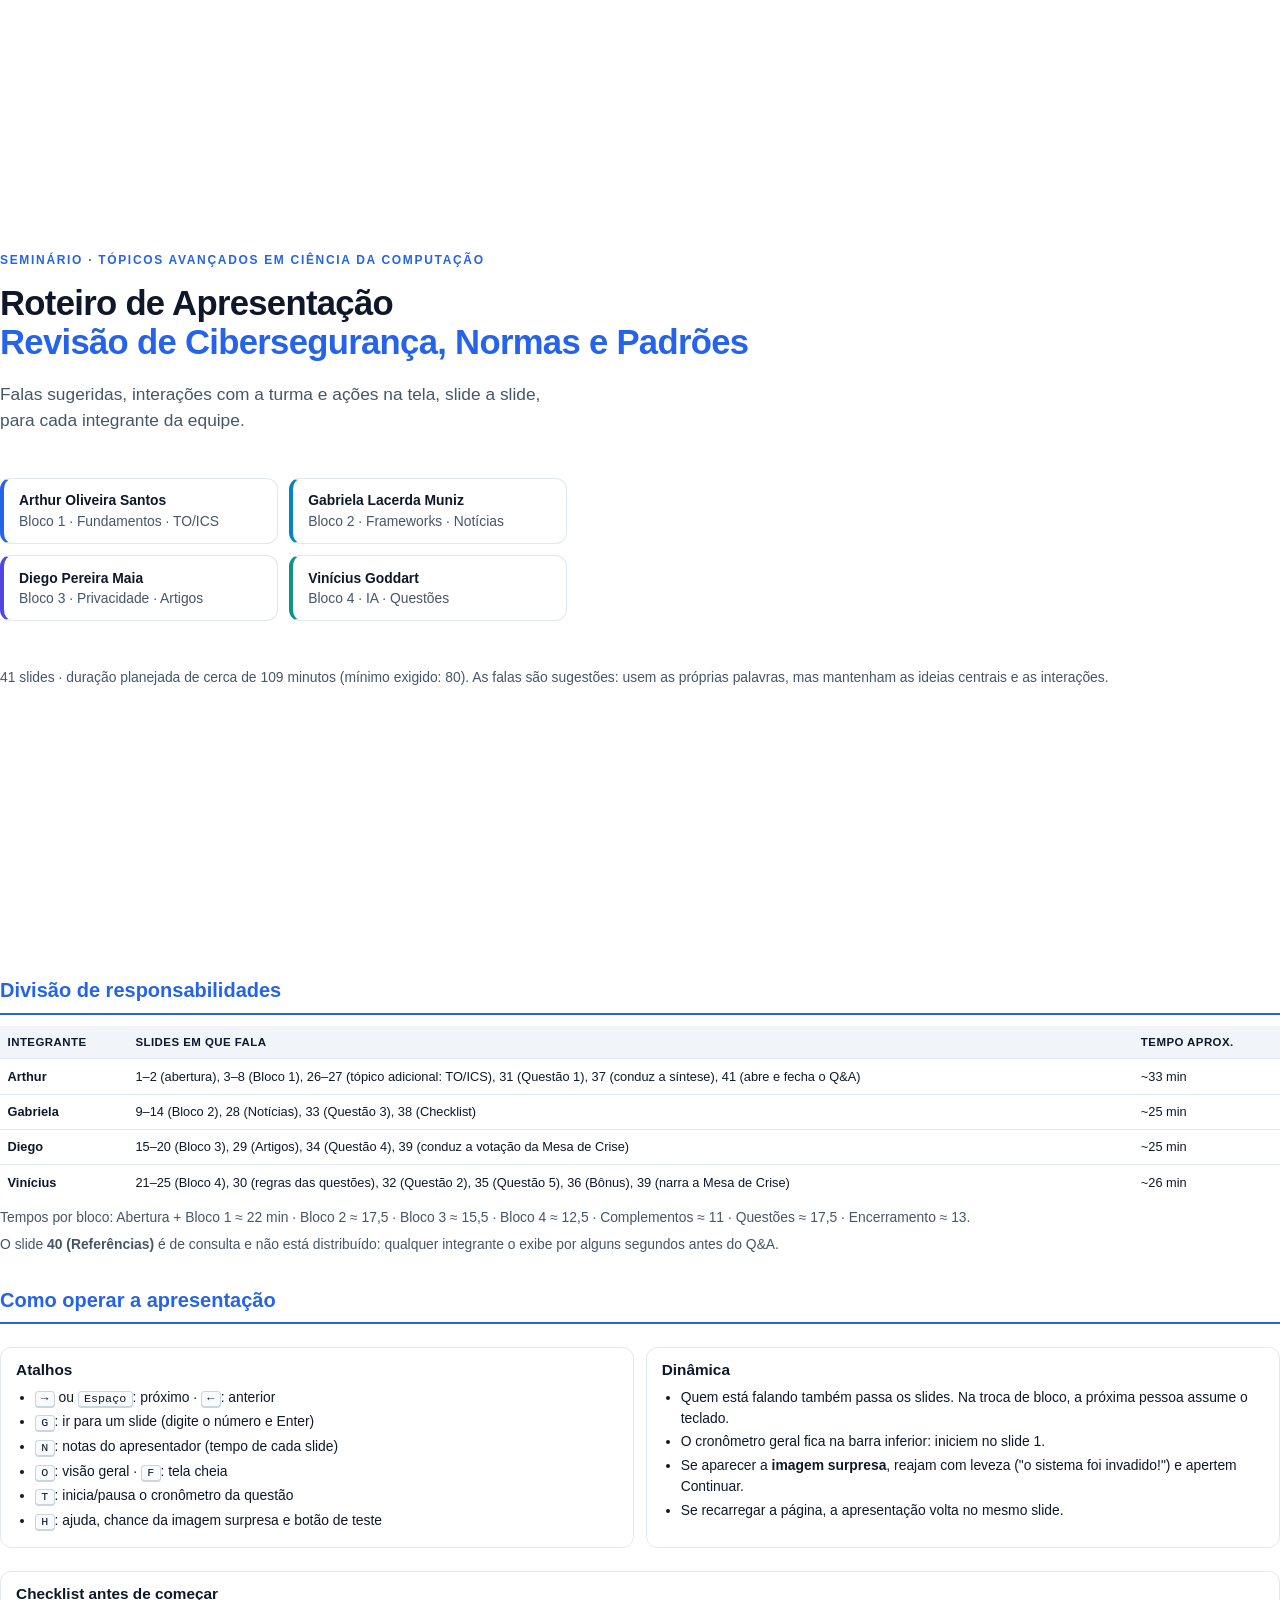
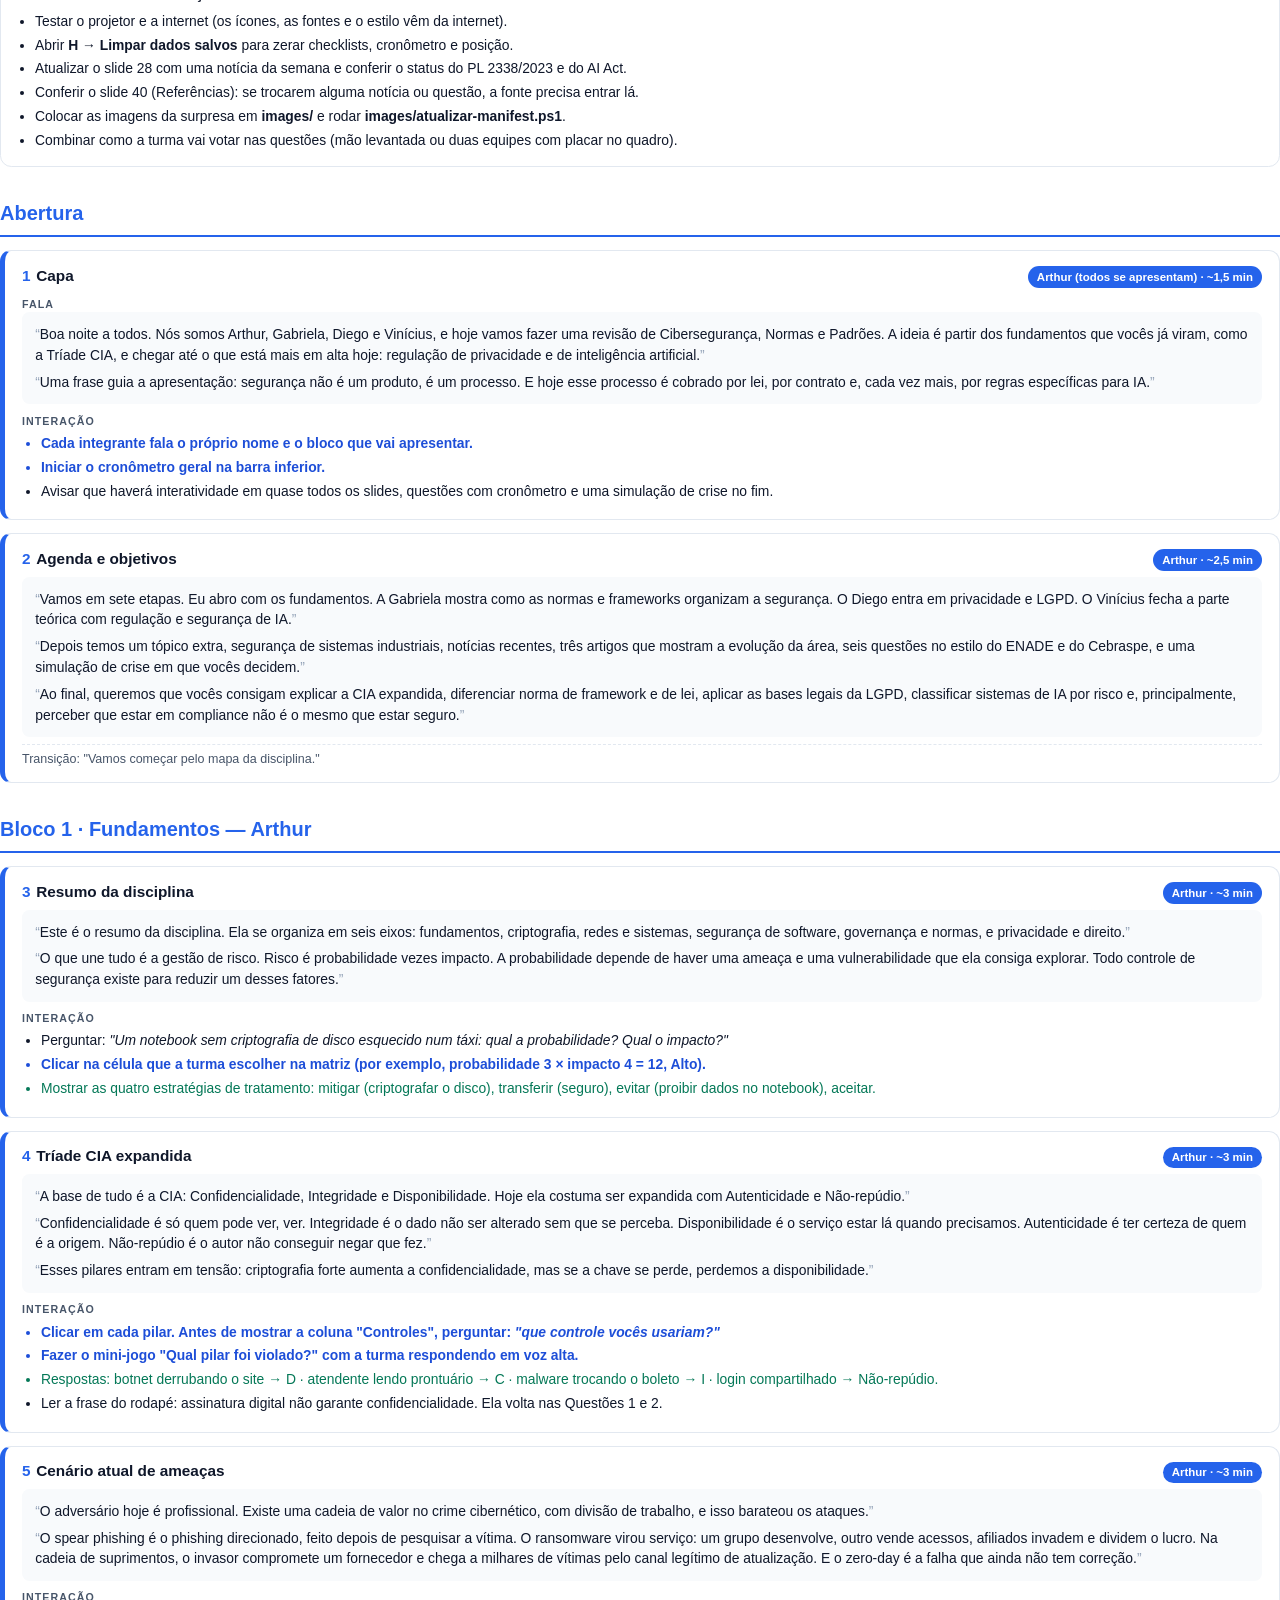
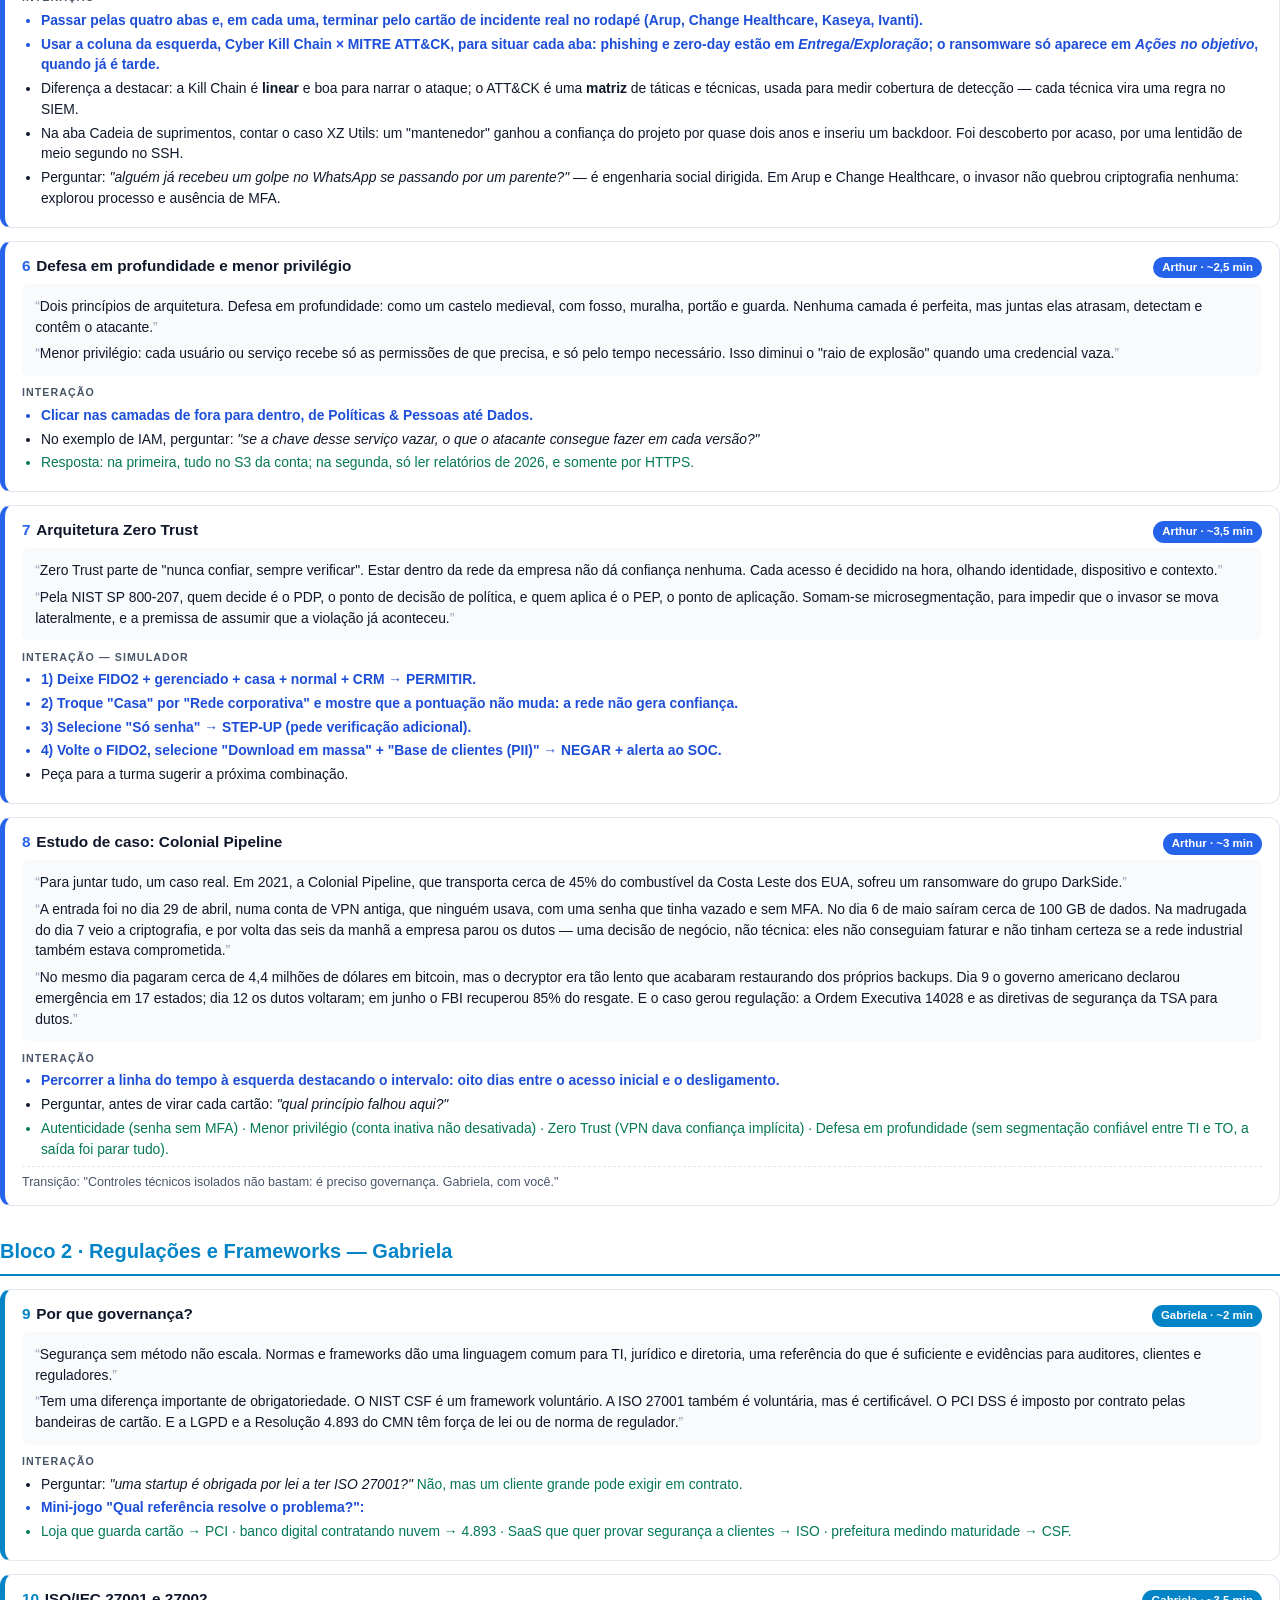
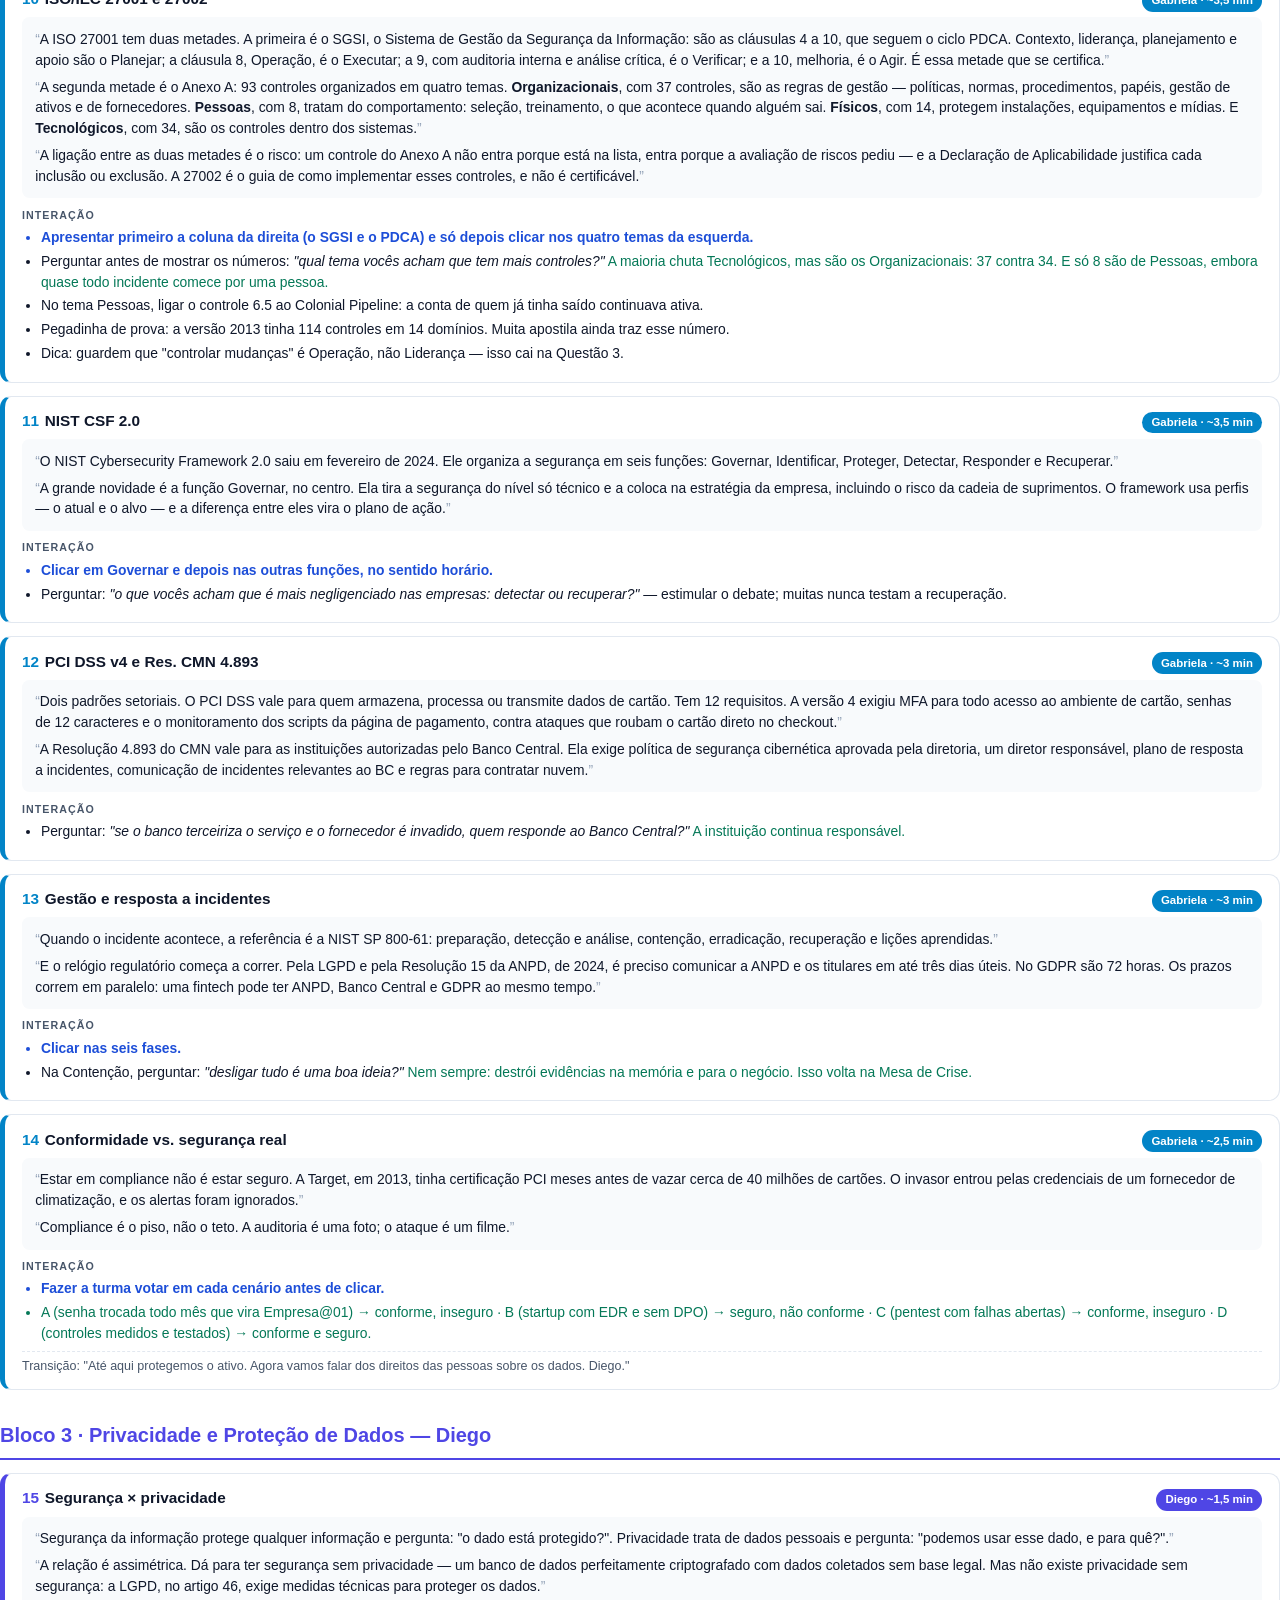
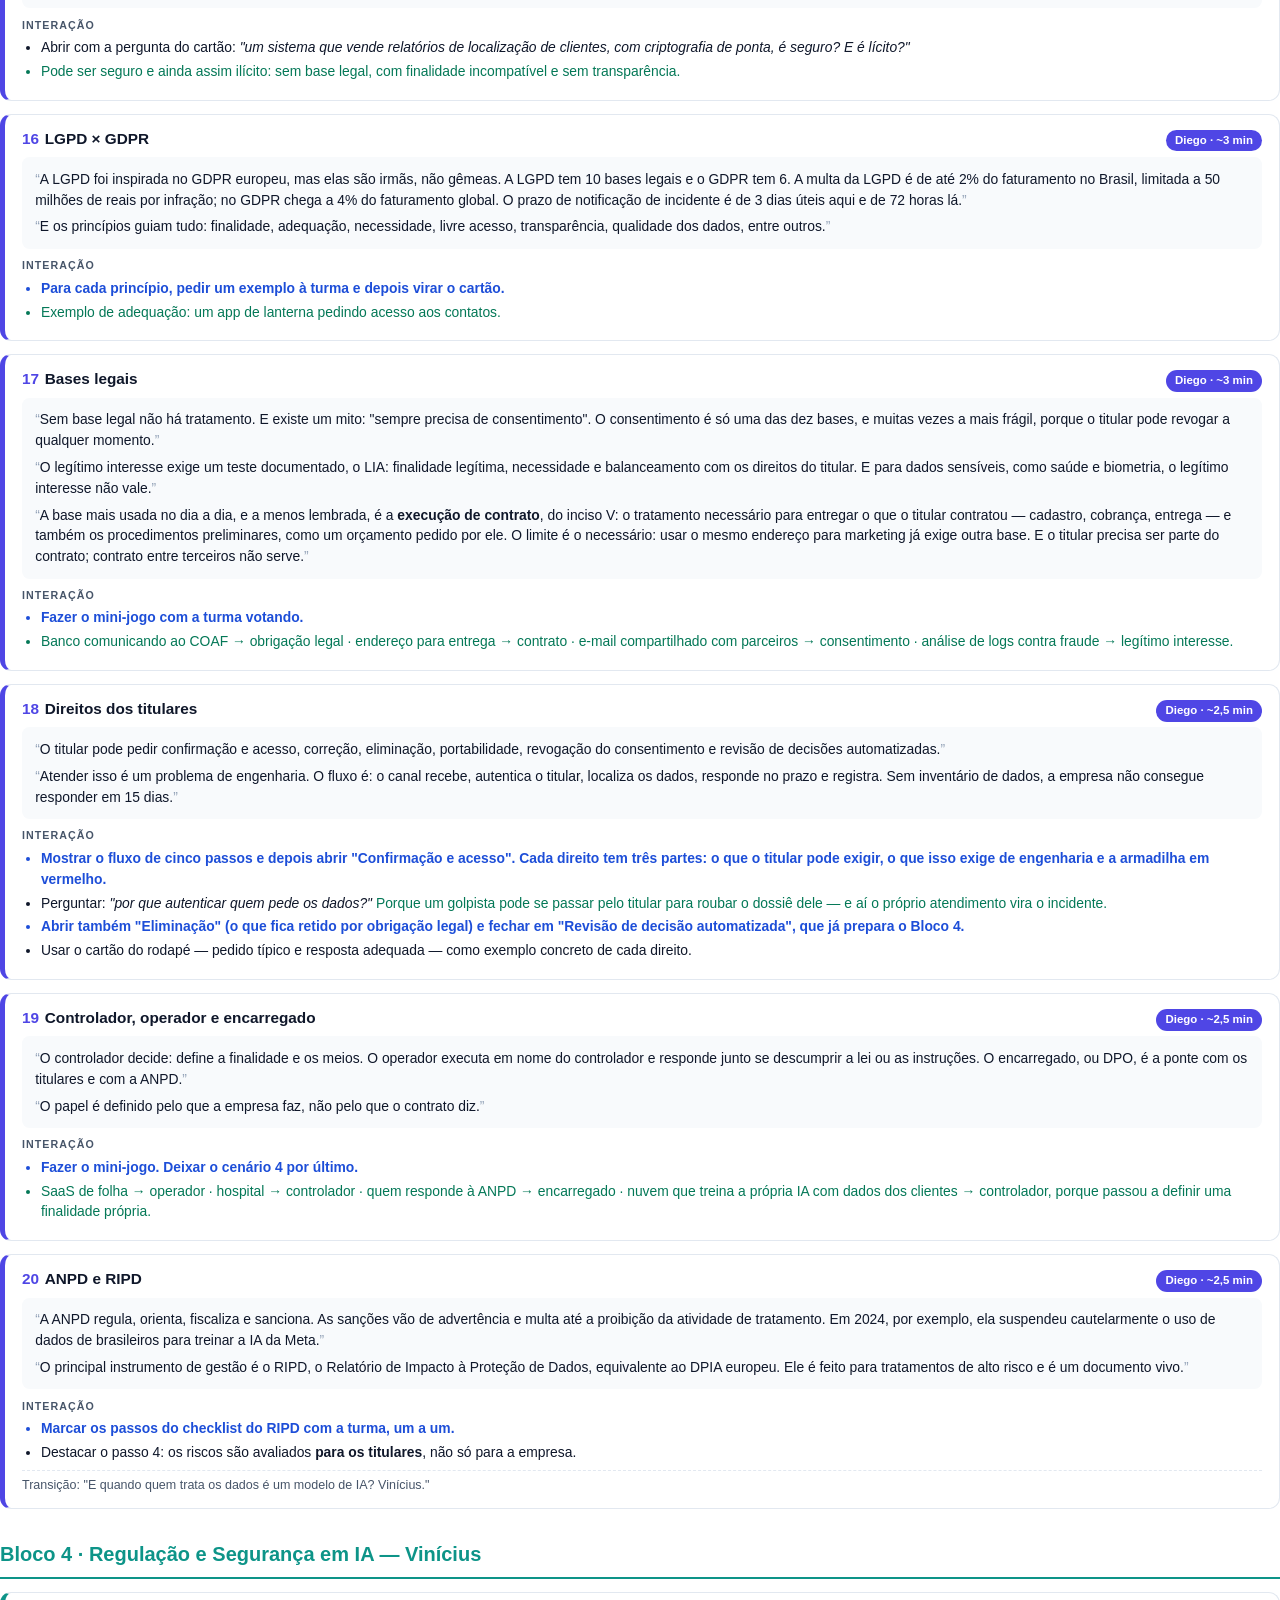
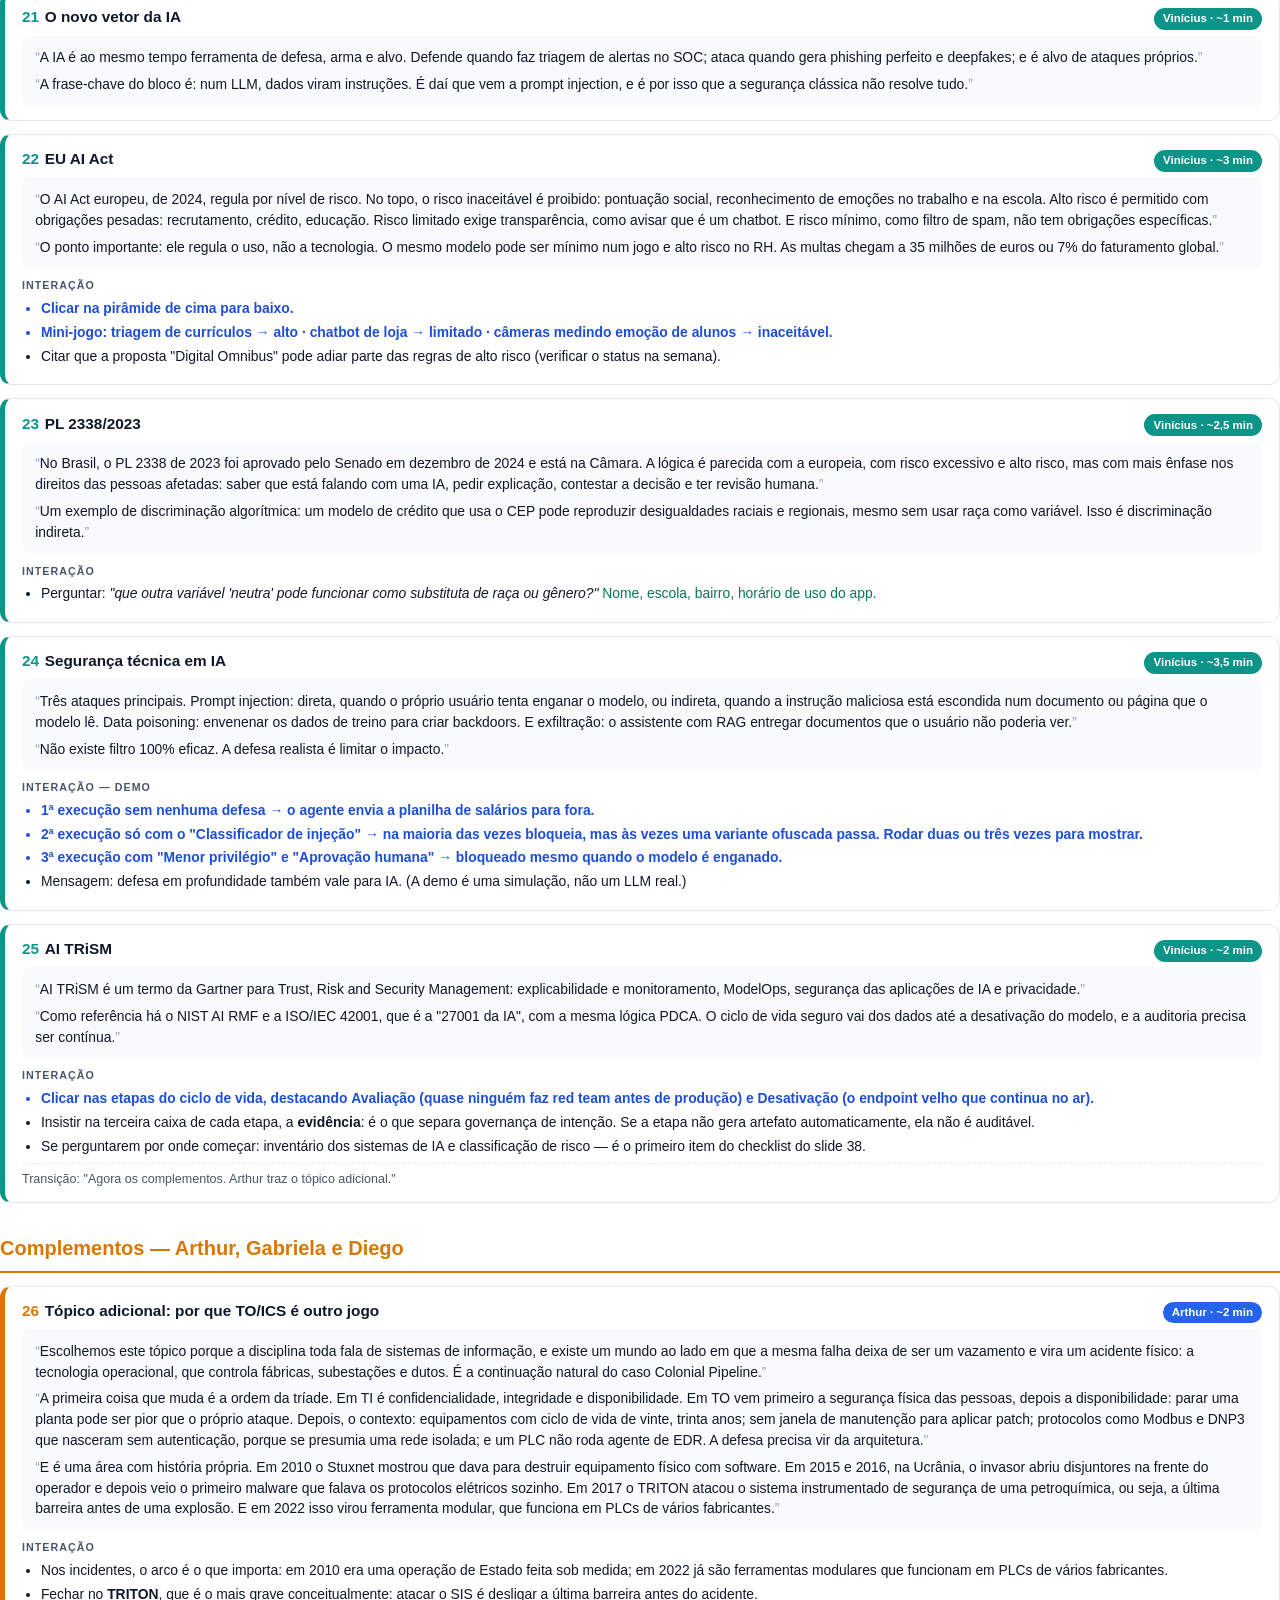
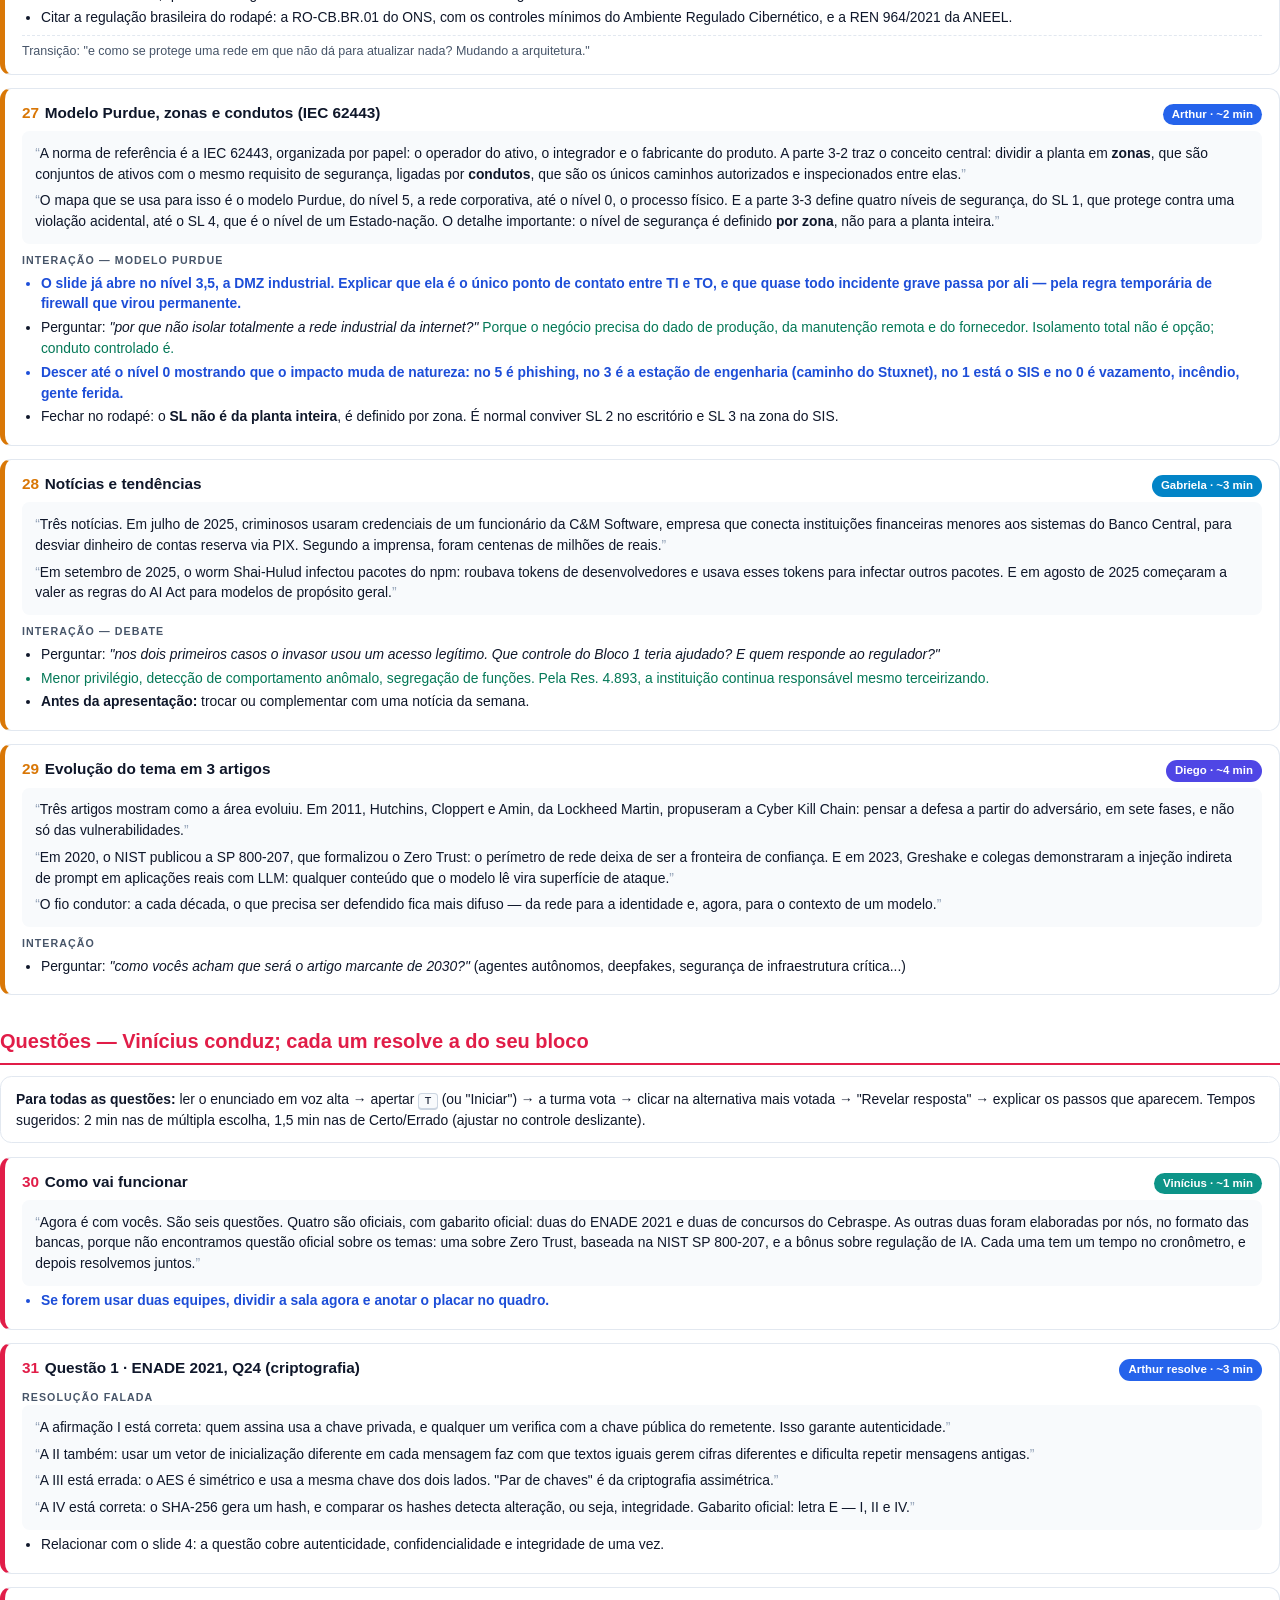
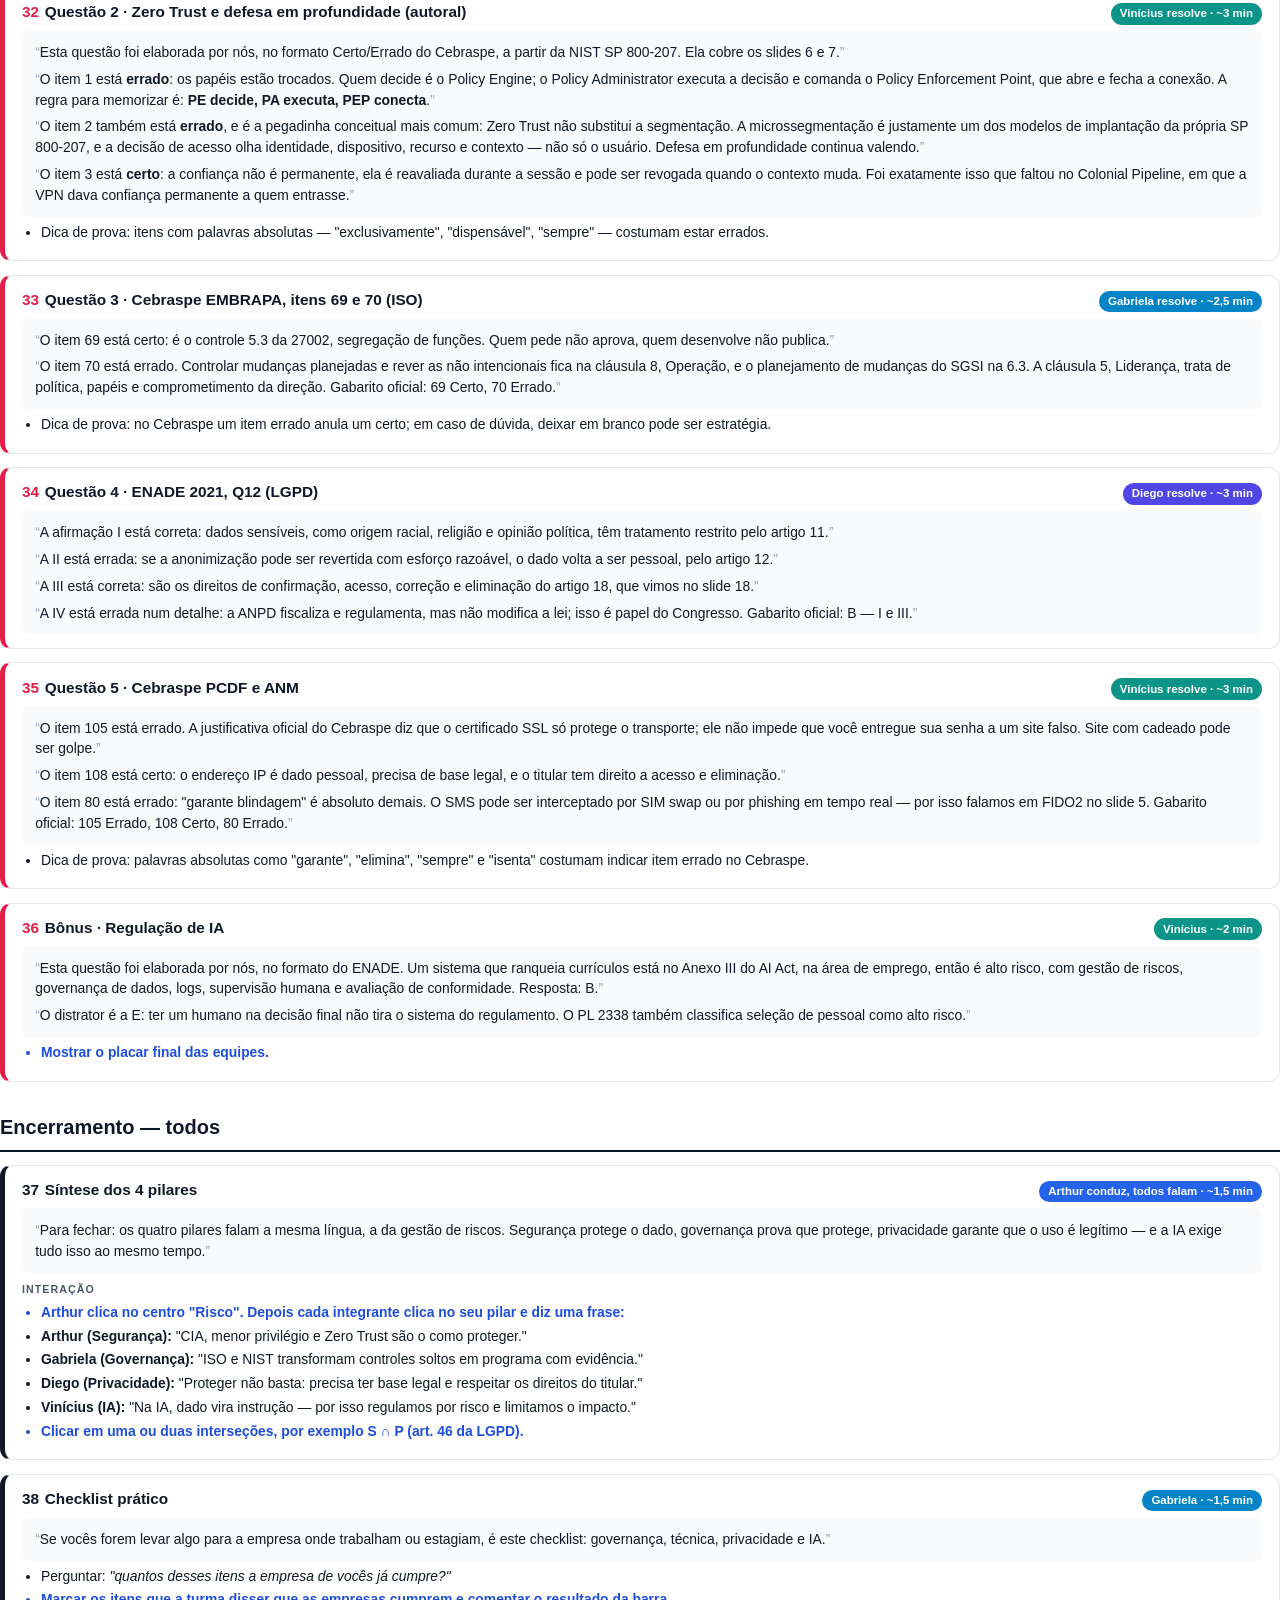
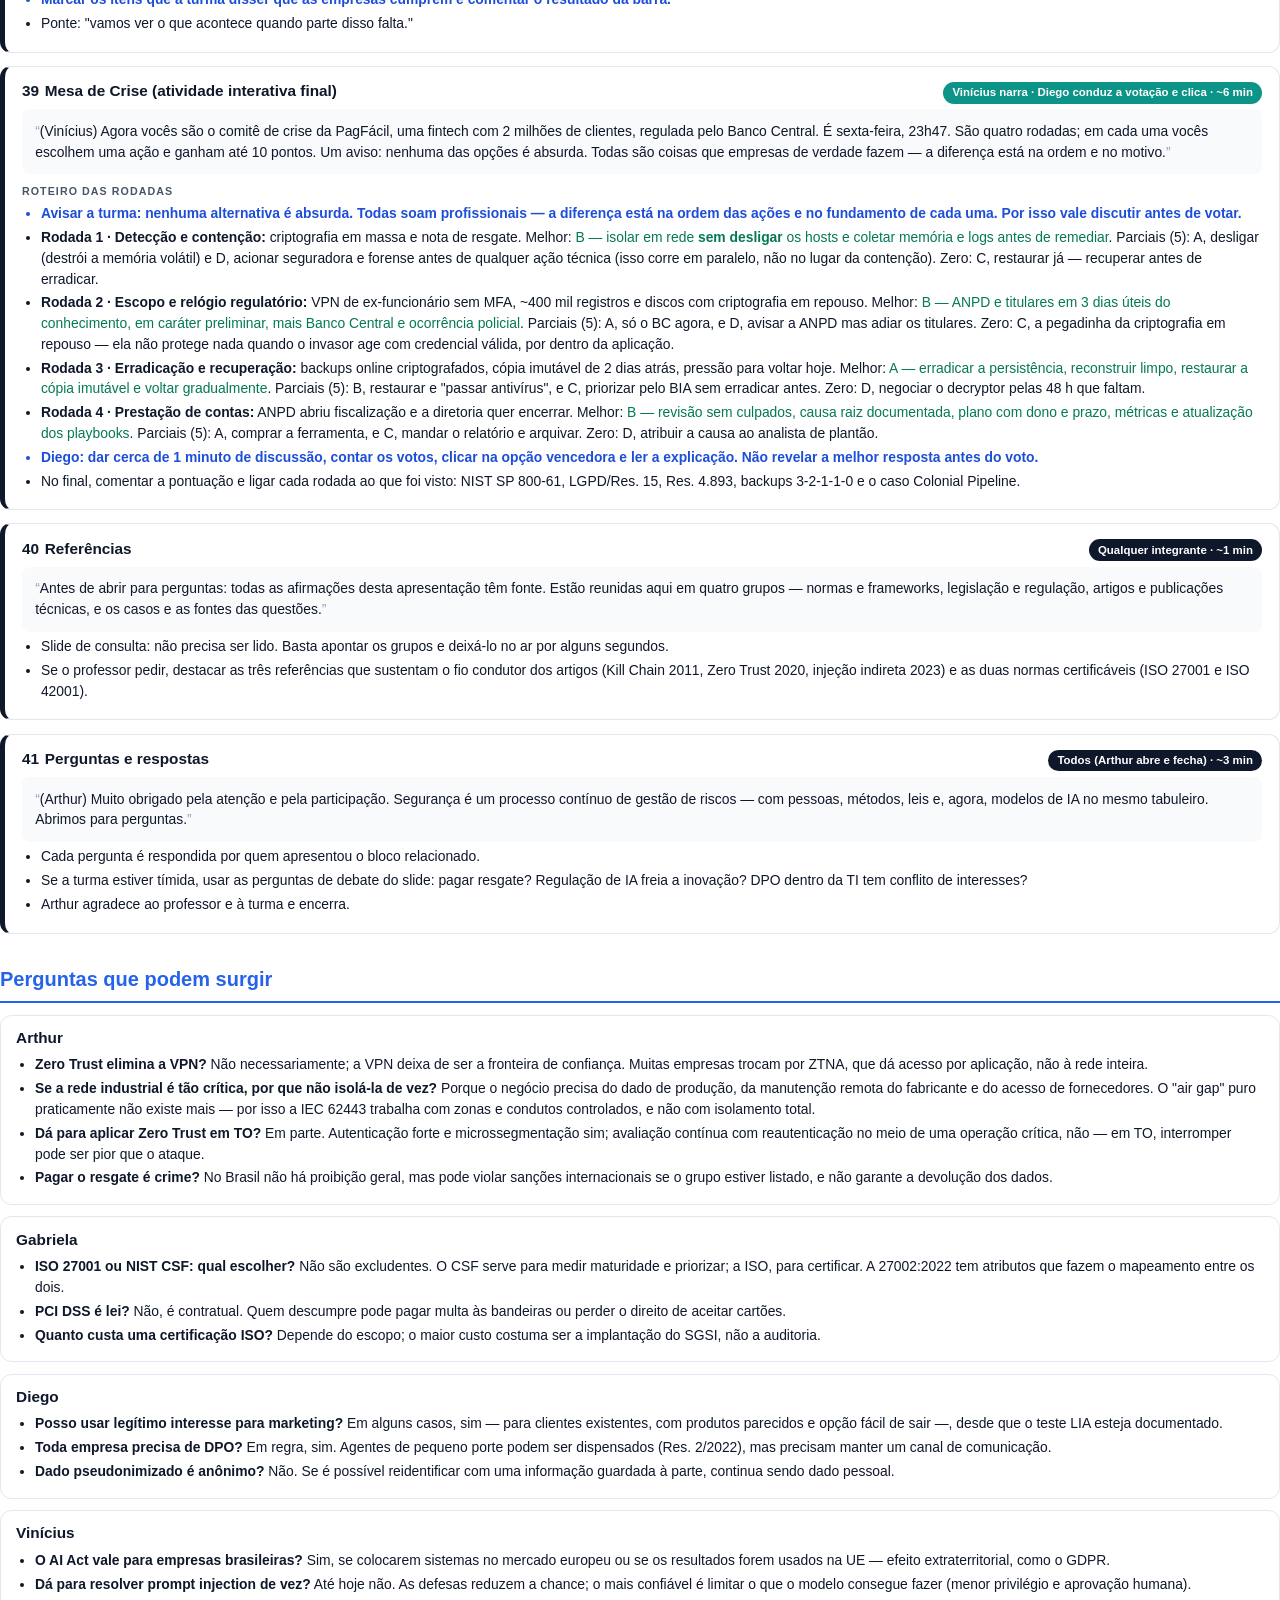
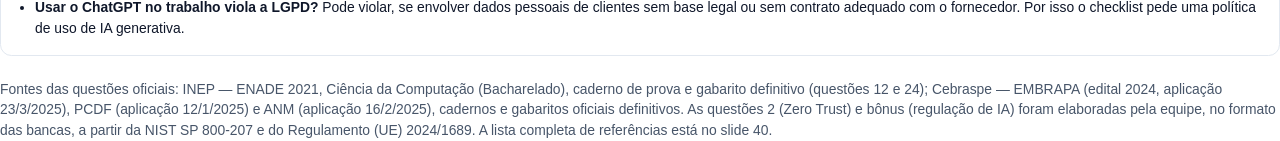
<file: docs/roteiro.html>
<!DOCTYPE html>
<html lang="pt-BR">
<head>
<meta charset="UTF-8">
<title>Roteiro de Apresentação</title>
<style>
  @page { size: A4; margin: 16mm 15mm 16mm 15mm; }
  :root { --ink:#0F172A; --muted:#475569; --line:#E2E8F0; --blue:#2563EB; }
  * { box-sizing: border-box; }
  body { font-family: 'Segoe UI', Inter, Arial, sans-serif; color: var(--ink); font-size: 10.4pt; line-height: 1.5; margin: 0; }
  h1 { font-size: 26pt; margin: 0 0 4mm; letter-spacing: -.02em; line-height: 1.1; }
  h2 { font-size: 15pt; margin: 8mm 0 3mm; padding-bottom: 2mm; border-bottom: 2px solid var(--c, var(--blue)); color: var(--c, var(--blue)); break-after: avoid; }
  h3 { font-size: 11.5pt; margin: 0; }
  p { margin: 1.6mm 0; }
  ul { margin: 1.2mm 0; padding-left: 5mm; }
  li { margin: .8mm 0; }
  .muted { color: var(--muted); }
  .cover { height: 250mm; display: flex; flex-direction: column; justify-content: center; }
  .cover .kick { font-size: 9pt; font-weight: 800; letter-spacing: .14em; text-transform: uppercase; color: var(--blue); }
  .cover .sub { font-size: 13pt; color: var(--muted); max-width: 150mm; }
  .team { display: grid; grid-template-columns: 1fr 1fr; gap: 3mm; margin-top: 10mm; max-width: 150mm; }
  .team div { border: 1px solid var(--line); border-left: 4px solid var(--c); border-radius: 3mm; padding: 3mm 4mm; }
  .team b { display: block; }
  .page-break { break-before: page; }
  table { width: 100%; border-collapse: collapse; font-size: 9.6pt; margin: 2mm 0; }
  th { text-align: left; background: #F1F5F9; padding: 2mm; font-size: 8.6pt; text-transform: uppercase; letter-spacing: .04em; }
  td { padding: 2mm; border-top: 1px solid var(--line); vertical-align: top; }
  .slide { border: 1px solid var(--line); border-radius: 3mm; padding: 3.5mm 4.5mm; margin: 3.5mm 0; break-inside: avoid; border-left: 5px solid var(--c, var(--blue)); }
  .slide-head { display: flex; justify-content: space-between; align-items: baseline; gap: 4mm; margin-bottom: 1.5mm; }
  .who { font-size: 8.6pt; font-weight: 800; padding: .6mm 2.4mm; border-radius: 99px; color: #fff; background: var(--pc, #334155); white-space: nowrap; }
  .num { color: var(--c, var(--blue)); font-weight: 900; margin-right: 1.5mm; }
  .tag { font-size: 8pt; font-weight: 800; letter-spacing: .1em; text-transform: uppercase; color: var(--muted); margin-top: 2.2mm; }
  .fala { background: #F8FAFC; border-radius: 2mm; padding: 1.5mm 3.5mm; font-style: normal; }
  .fala p::before { content: "“"; color: #94A3B8; }
  .fala p::after { content: "”"; color: #94A3B8; }
  .acao { color: #1D4ED8; font-weight: 600; }
  .resp { color: #047857; }
  .trans { font-size: 9.4pt; color: var(--muted); margin-top: 1.8mm; border-top: 1px dashed var(--line); padding-top: 1.5mm; }
  .box { border: 1px solid var(--line); border-radius: 3mm; padding: 3mm 4mm; margin: 3mm 0; break-inside: avoid; }
  .grid2 { display: grid; grid-template-columns: 1fr 1fr; gap: 3mm; }
  .kbd { font-family: Consolas, monospace; border: 1px solid #CBD5E1; border-bottom-width: 2px; border-radius: 1mm; padding: 0 1.4mm; font-size: 8.8pt; background: #F8FAFC; }
  .A { --pc:#2563EB; } .D { --pc:#0284C7; } .G { --pc:#4F46E5; } .V { --pc:#0D9488; } .T { --pc:#0F172A; }
</style>
</head>
<body>

<!-- ================= CAPA ================= -->
<section class="cover">
  <div class="kick">Seminário · Tópicos Avançados em Ciência da Computação</div>
  <h1 style="margin-top:4mm">Roteiro de Apresentação<br><span style="color:#2563EB">Revisão de Cibersegurança, Normas e Padrões</span></h1>
  <p class="sub">Falas sugeridas, interações com a turma e ações na tela, slide a slide, para cada integrante da equipe.</p>
  <div class="team">
    <div style="--c:#2563EB"><b>Arthur Oliveira Santos</b><span class="muted">Bloco 1 · Fundamentos · TO/ICS</span></div>
    <div style="--c:#0284C7"><b>Gabriela Lacerda Muniz</b><span class="muted">Bloco 2 · Frameworks · Notícias</span></div>
    <div style="--c:#4F46E5"><b>Diego Pereira Maia</b><span class="muted">Bloco 3 · Privacidade · Artigos</span></div>
    <div style="--c:#0D9488"><b>Vinícius Goddart</b><span class="muted">Bloco 4 · IA · Questões</span></div>
  </div>
  <p class="muted" style="margin-top:12mm">41 slides · duração planejada de cerca de 109 minutos (mínimo exigido: 80). As falas são sugestões: usem as próprias palavras, mas mantenham as ideias centrais e as interações.</p>
</section>

<!-- ================= VISÃO GERAL ================= -->
<section class="page-break">
  <h2>Divisão de responsabilidades</h2>
  <table>
    <tr><th>Integrante</th><th>Slides em que fala</th><th>Tempo aprox.</th></tr>
    <tr><td><b>Arthur</b></td><td>1–2 (abertura), 3–8 (Bloco 1), 26–27 (tópico adicional: TO/ICS), 31 (Questão 1), 37 (conduz a síntese), 41 (abre e fecha o Q&amp;A)</td><td>~33 min</td></tr>
    <tr><td><b>Gabriela</b></td><td>9–14 (Bloco 2), 28 (Notícias), 33 (Questão 3), 38 (Checklist)</td><td>~25 min</td></tr>
    <tr><td><b>Diego</b></td><td>15–20 (Bloco 3), 29 (Artigos), 34 (Questão 4), 39 (conduz a votação da Mesa de Crise)</td><td>~25 min</td></tr>
    <tr><td><b>Vinícius</b></td><td>21–25 (Bloco 4), 30 (regras das questões), 32 (Questão 2), 35 (Questão 5), 36 (Bônus), 39 (narra a Mesa de Crise)</td><td>~26 min</td></tr>
  </table>
  <p class="muted">Tempos por bloco: Abertura + Bloco 1 ≈ 22 min · Bloco 2 ≈ 17,5 · Bloco 3 ≈ 15,5 · Bloco 4 ≈ 12,5 · Complementos ≈ 11 · Questões ≈ 17,5 · Encerramento ≈ 13.</p>
  <p class="muted">O slide <b>40 (Referências)</b> é de consulta e não está distribuído: qualquer integrante o exibe por alguns segundos antes do Q&amp;A.</p>

  <h2>Como operar a apresentação</h2>
  <div class="grid2">
    <div class="box">
      <h3>Atalhos</h3>
      <ul>
        <li><span class="kbd">→</span> ou <span class="kbd">Espaço</span>: próximo · <span class="kbd">←</span>: anterior</li>
        <li><span class="kbd">G</span>: ir para um slide (digite o número e Enter)</li>
        <li><span class="kbd">N</span>: notas do apresentador (tempo de cada slide)</li>
        <li><span class="kbd">O</span>: visão geral · <span class="kbd">F</span>: tela cheia</li>
        <li><span class="kbd">T</span>: inicia/pausa o cronômetro da questão</li>
        <li><span class="kbd">H</span>: ajuda, chance da imagem surpresa e botão de teste</li>
      </ul>
    </div>
    <div class="box">
      <h3>Dinâmica</h3>
      <ul>
        <li>Quem está falando também passa os slides. Na troca de bloco, a próxima pessoa assume o teclado.</li>
        <li>O cronômetro geral fica na barra inferior: iniciem no slide 1.</li>
        <li>Se aparecer a <b>imagem surpresa</b>, reajam com leveza ("o sistema foi invadido!") e apertem Continuar.</li>
        <li>Se recarregar a página, a apresentação volta no mesmo slide.</li>
      </ul>
    </div>
  </div>
  <div class="box">
    <h3>Checklist antes de começar</h3>
    <ul>
      <li>Testar o projetor e a internet (os ícones, as fontes e o estilo vêm da internet).</li>
      <li>Abrir <b>H → Limpar dados salvos</b> para zerar checklists, cronômetro e posição.</li>
      <li>Atualizar o slide 28 com uma notícia da semana e conferir o status do PL 2338/2023 e do AI Act.</li>
      <li>Conferir o slide 40 (Referências): se trocarem alguma notícia ou questão, a fonte precisa entrar lá.</li>
      <li>Colocar as imagens da surpresa em <b>images/</b> e rodar <b>images/atualizar-manifest.ps1</b>.</li>
      <li>Combinar como a turma vai votar nas questões (mão levantada ou duas equipes com placar no quadro).</li>
    </ul>
  </div>
</section>

<!-- ================= ABERTURA ================= -->
<section class="page-break" style="--c:#2563EB">
  <h2>Abertura</h2>

  <div class="slide A"><div class="slide-head"><h3><span class="num">1</span>Capa</h3><span class="who">Arthur (todos se apresentam) · ~1,5 min</span></div>
    <div class="tag">Fala</div>
    <div class="fala"><p>Boa noite a todos. Nós somos Arthur, Gabriela, Diego e Vinícius, e hoje vamos fazer uma revisão de Cibersegurança, Normas e Padrões. A ideia é partir dos fundamentos que vocês já viram, como a Tríade CIA, e chegar até o que está mais em alta hoje: regulação de privacidade e de inteligência artificial.</p>
    <p>Uma frase guia a apresentação: segurança não é um produto, é um processo. E hoje esse processo é cobrado por lei, por contrato e, cada vez mais, por regras específicas para IA.</p></div>
    <div class="tag">Interação</div>
    <ul><li class="acao">Cada integrante fala o próprio nome e o bloco que vai apresentar.</li><li class="acao">Iniciar o cronômetro geral na barra inferior.</li><li>Avisar que haverá interatividade em quase todos os slides, questões com cronômetro e uma simulação de crise no fim.</li></ul>
  </div>

  <div class="slide A"><div class="slide-head"><h3><span class="num">2</span>Agenda e objetivos</h3><span class="who">Arthur · ~2,5 min</span></div>
    <div class="fala"><p>Vamos em sete etapas. Eu abro com os fundamentos. A Gabriela mostra como as normas e frameworks organizam a segurança. O Diego entra em privacidade e LGPD. O Vinícius fecha a parte teórica com regulação e segurança de IA.</p>
    <p>Depois temos um tópico extra, segurança de sistemas industriais, notícias recentes, três artigos que mostram a evolução da área, seis questões no estilo do ENADE e do Cebraspe, e uma simulação de crise em que vocês decidem.</p>
    <p>Ao final, queremos que vocês consigam explicar a CIA expandida, diferenciar norma de framework e de lei, aplicar as bases legais da LGPD, classificar sistemas de IA por risco e, principalmente, perceber que estar em compliance não é o mesmo que estar seguro.</p></div>
    <div class="trans">Transição: "Vamos começar pelo mapa da disciplina."</div>
  </div>
</section>

<!-- ================= BLOCO 1 ================= -->
<section style="--c:#2563EB">
  <h2>Bloco 1 · Fundamentos — Arthur</h2>

  <div class="slide A"><div class="slide-head"><h3><span class="num">3</span>Resumo da disciplina</h3><span class="who">Arthur · ~3 min</span></div>
    <div class="fala"><p>Este é o resumo da disciplina. Ela se organiza em seis eixos: fundamentos, criptografia, redes e sistemas, segurança de software, governança e normas, e privacidade e direito.</p>
    <p>O que une tudo é a gestão de risco. Risco é probabilidade vezes impacto. A probabilidade depende de haver uma ameaça e uma vulnerabilidade que ela consiga explorar. Todo controle de segurança existe para reduzir um desses fatores.</p></div>
    <div class="tag">Interação</div>
    <ul><li>Perguntar: <i>"Um notebook sem criptografia de disco esquecido num táxi: qual a probabilidade? Qual o impacto?"</i></li>
    <li class="acao">Clicar na célula que a turma escolher na matriz (por exemplo, probabilidade 3 × impacto 4 = 12, Alto).</li>
    <li class="resp">Mostrar as quatro estratégias de tratamento: mitigar (criptografar o disco), transferir (seguro), evitar (proibir dados no notebook), aceitar.</li></ul>
  </div>

  <div class="slide A"><div class="slide-head"><h3><span class="num">4</span>Tríade CIA expandida</h3><span class="who">Arthur · ~3 min</span></div>
    <div class="fala"><p>A base de tudo é a CIA: Confidencialidade, Integridade e Disponibilidade. Hoje ela costuma ser expandida com Autenticidade e Não-repúdio.</p>
    <p>Confidencialidade é só quem pode ver, ver. Integridade é o dado não ser alterado sem que se perceba. Disponibilidade é o serviço estar lá quando precisamos. Autenticidade é ter certeza de quem é a origem. Não-repúdio é o autor não conseguir negar que fez.</p>
    <p>Esses pilares entram em tensão: criptografia forte aumenta a confidencialidade, mas se a chave se perde, perdemos a disponibilidade.</p></div>
    <div class="tag">Interação</div>
    <ul><li class="acao">Clicar em cada pilar. Antes de mostrar a coluna "Controles", perguntar: <i>"que controle vocês usariam?"</i></li>
    <li class="acao">Fazer o mini-jogo "Qual pilar foi violado?" com a turma respondendo em voz alta.</li>
    <li class="resp">Respostas: botnet derrubando o site → D · atendente lendo prontuário → C · malware trocando o boleto → I · login compartilhado → Não-repúdio.</li>
    <li>Ler a frase do rodapé: assinatura digital não garante confidencialidade. Ela volta nas Questões 1 e 2.</li></ul>
  </div>

  <div class="slide A"><div class="slide-head"><h3><span class="num">5</span>Cenário atual de ameaças</h3><span class="who">Arthur · ~3 min</span></div>
    <div class="fala"><p>O adversário hoje é profissional. Existe uma cadeia de valor no crime cibernético, com divisão de trabalho, e isso barateou os ataques.</p>
    <p>O spear phishing é o phishing direcionado, feito depois de pesquisar a vítima. O ransomware virou serviço: um grupo desenvolve, outro vende acessos, afiliados invadem e dividem o lucro. Na cadeia de suprimentos, o invasor compromete um fornecedor e chega a milhares de vítimas pelo canal legítimo de atualização. E o zero-day é a falha que ainda não tem correção.</p></div>
    <div class="tag">Interação</div>
    <ul><li class="acao">Passar pelas quatro abas e, em cada uma, terminar pelo cartão de <b>incidente real</b> no rodapé (Arup, Change Healthcare, Kaseya, Ivanti).</li>
    <li class="acao">Usar a coluna da esquerda, <b>Cyber Kill Chain × MITRE ATT&amp;CK</b>, para situar cada aba: phishing e zero-day estão em <i>Entrega/Exploração</i>; o ransomware só aparece em <i>Ações no objetivo</i>, quando já é tarde.</li>
    <li>Diferença a destacar: a Kill Chain é <b>linear</b> e boa para narrar o ataque; o ATT&amp;CK é uma <b>matriz</b> de táticas e técnicas, usada para medir cobertura de detecção — cada técnica vira uma regra no SIEM.</li>
    <li>Na aba Cadeia de suprimentos, contar o caso XZ Utils: um "mantenedor" ganhou a confiança do projeto por quase dois anos e inseriu um backdoor. Foi descoberto por acaso, por uma lentidão de meio segundo no SSH.</li>
    <li>Perguntar: <i>"alguém já recebeu um golpe no WhatsApp se passando por um parente?"</i> — é engenharia social dirigida. Em Arup e Change Healthcare, o invasor não quebrou criptografia nenhuma: explorou processo e ausência de MFA.</li></ul>
  </div>

  <div class="slide A"><div class="slide-head"><h3><span class="num">6</span>Defesa em profundidade e menor privilégio</h3><span class="who">Arthur · ~2,5 min</span></div>
    <div class="fala"><p>Dois princípios de arquitetura. Defesa em profundidade: como um castelo medieval, com fosso, muralha, portão e guarda. Nenhuma camada é perfeita, mas juntas elas atrasam, detectam e contêm o atacante.</p>
    <p>Menor privilégio: cada usuário ou serviço recebe só as permissões de que precisa, e só pelo tempo necessário. Isso diminui o "raio de explosão" quando uma credencial vaza.</p></div>
    <div class="tag">Interação</div>
    <ul><li class="acao">Clicar nas camadas de fora para dentro, de Políticas &amp; Pessoas até Dados.</li>
    <li>No exemplo de IAM, perguntar: <i>"se a chave desse serviço vazar, o que o atacante consegue fazer em cada versão?"</i></li>
    <li class="resp">Resposta: na primeira, tudo no S3 da conta; na segunda, só ler relatórios de 2026, e somente por HTTPS.</li></ul>
  </div>

  <div class="slide A"><div class="slide-head"><h3><span class="num">7</span>Arquitetura Zero Trust</h3><span class="who">Arthur · ~3,5 min</span></div>
    <div class="fala"><p>Zero Trust parte de "nunca confiar, sempre verificar". Estar dentro da rede da empresa não dá confiança nenhuma. Cada acesso é decidido na hora, olhando identidade, dispositivo e contexto.</p>
    <p>Pela NIST SP 800-207, quem decide é o PDP, o ponto de decisão de política, e quem aplica é o PEP, o ponto de aplicação. Somam-se microsegmentação, para impedir que o invasor se mova lateralmente, e a premissa de assumir que a violação já aconteceu.</p></div>
    <div class="tag">Interação — simulador</div>
    <ul><li class="acao">1) Deixe FIDO2 + gerenciado + casa + normal + CRM → PERMITIR.</li>
    <li class="acao">2) Troque "Casa" por "Rede corporativa" e mostre que a pontuação <b>não muda</b>: a rede não gera confiança.</li>
    <li class="acao">3) Selecione "Só senha" → STEP-UP (pede verificação adicional).</li>
    <li class="acao">4) Volte o FIDO2, selecione "Download em massa" + "Base de clientes (PII)" → NEGAR + alerta ao SOC.</li>
    <li>Peça para a turma sugerir a próxima combinação.</li></ul>
  </div>

  <div class="slide A"><div class="slide-head"><h3><span class="num">8</span>Estudo de caso: Colonial Pipeline</h3><span class="who">Arthur · ~3 min</span></div>
    <div class="fala"><p>Para juntar tudo, um caso real. Em 2021, a Colonial Pipeline, que transporta cerca de 45% do combustível da Costa Leste dos EUA, sofreu um ransomware do grupo DarkSide.</p>
    <p>A entrada foi no dia 29 de abril, numa conta de VPN antiga, que ninguém usava, com uma senha que tinha vazado e sem MFA. No dia 6 de maio saíram cerca de 100 GB de dados. Na madrugada do dia 7 veio a criptografia, e por volta das seis da manhã a empresa parou os dutos — uma decisão de negócio, não técnica: eles não conseguiam faturar e não tinham certeza se a rede industrial também estava comprometida.</p>
    <p>No mesmo dia pagaram cerca de 4,4 milhões de dólares em bitcoin, mas o decryptor era tão lento que acabaram restaurando dos próprios backups. Dia 9 o governo americano declarou emergência em 17 estados; dia 12 os dutos voltaram; em junho o FBI recuperou 85% do resgate. E o caso gerou regulação: a Ordem Executiva 14028 e as diretivas de segurança da TSA para dutos.</p></div>
    <div class="tag">Interação</div>
    <ul><li class="acao">Percorrer a linha do tempo à esquerda destacando o intervalo: <b>oito dias</b> entre o acesso inicial e o desligamento.</li>
    <li>Perguntar, antes de virar cada cartão: <i>"qual princípio falhou aqui?"</i></li>
    <li class="resp">Autenticidade (senha sem MFA) · Menor privilégio (conta inativa não desativada) · Zero Trust (VPN dava confiança implícita) · Defesa em profundidade (sem segmentação confiável entre TI e TO, a saída foi parar tudo).</li></ul>
    <div class="trans">Transição: "Controles técnicos isolados não bastam: é preciso governança. Gabriela, com você."</div>
  </div>
</section>

<!-- ================= BLOCO 2 ================= -->
<section class="page-break" style="--c:#0284C7">
  <h2>Bloco 2 · Regulações e Frameworks — Gabriela</h2>

  <div class="slide D"><div class="slide-head"><h3><span class="num">9</span>Por que governança?</h3><span class="who">Gabriela · ~2 min</span></div>
    <div class="fala"><p>Segurança sem método não escala. Normas e frameworks dão uma linguagem comum para TI, jurídico e diretoria, uma referência do que é suficiente e evidências para auditores, clientes e reguladores.</p>
    <p>Tem uma diferença importante de obrigatoriedade. O NIST CSF é um framework voluntário. A ISO 27001 também é voluntária, mas é certificável. O PCI DSS é imposto por contrato pelas bandeiras de cartão. E a LGPD e a Resolução 4.893 do CMN têm força de lei ou de norma de regulador.</p></div>
    <div class="tag">Interação</div>
    <ul><li>Perguntar: <i>"uma startup é obrigada por lei a ter ISO 27001?"</i> <span class="resp">Não, mas um cliente grande pode exigir em contrato.</span></li>
    <li class="acao">Mini-jogo "Qual referência resolve o problema?":</li>
    <li class="resp">Loja que guarda cartão → PCI · banco digital contratando nuvem → 4.893 · SaaS que quer provar segurança a clientes → ISO · prefeitura medindo maturidade → CSF.</li></ul>
  </div>

  <div class="slide D"><div class="slide-head"><h3><span class="num">10</span>ISO/IEC 27001 e 27002</h3><span class="who">Gabriela · ~3,5 min</span></div>
    <div class="fala"><p>A ISO 27001 tem duas metades. A primeira é o SGSI, o Sistema de Gestão da Segurança da Informação: são as cláusulas 4 a 10, que seguem o ciclo PDCA. Contexto, liderança, planejamento e apoio são o Planejar; a cláusula 8, Operação, é o Executar; a 9, com auditoria interna e análise crítica, é o Verificar; e a 10, melhoria, é o Agir. É essa metade que se certifica.</p>
    <p>A segunda metade é o Anexo A: 93 controles organizados em quatro temas. <b>Organizacionais</b>, com 37 controles, são as regras de gestão — políticas, normas, procedimentos, papéis, gestão de ativos e de fornecedores. <b>Pessoas</b>, com 8, tratam do comportamento: seleção, treinamento, o que acontece quando alguém sai. <b>Físicos</b>, com 14, protegem instalações, equipamentos e mídias. E <b>Tecnológicos</b>, com 34, são os controles dentro dos sistemas.</p>
    <p>A ligação entre as duas metades é o risco: um controle do Anexo A não entra porque está na lista, entra porque a avaliação de riscos pediu — e a Declaração de Aplicabilidade justifica cada inclusão ou exclusão. A 27002 é o guia de como implementar esses controles, e não é certificável.</p></div>
    <div class="tag">Interação</div>
    <ul><li class="acao">Apresentar primeiro a coluna da direita (o SGSI e o PDCA) e só depois clicar nos quatro temas da esquerda.</li>
    <li>Perguntar antes de mostrar os números: <i>"qual tema vocês acham que tem mais controles?"</i> <span class="resp">A maioria chuta Tecnológicos, mas são os Organizacionais: 37 contra 34. E só 8 são de Pessoas, embora quase todo incidente comece por uma pessoa.</span></li>
    <li>No tema Pessoas, ligar o controle 6.5 ao Colonial Pipeline: a conta de quem já tinha saído continuava ativa.</li>
    <li>Pegadinha de prova: a versão 2013 tinha 114 controles em 14 domínios. Muita apostila ainda traz esse número.</li>
    <li>Dica: guardem que "controlar mudanças" é Operação, não Liderança — isso cai na Questão 3.</li></ul>
  </div>

  <div class="slide D"><div class="slide-head"><h3><span class="num">11</span>NIST CSF 2.0</h3><span class="who">Gabriela · ~3,5 min</span></div>
    <div class="fala"><p>O NIST Cybersecurity Framework 2.0 saiu em fevereiro de 2024. Ele organiza a segurança em seis funções: Governar, Identificar, Proteger, Detectar, Responder e Recuperar.</p>
    <p>A grande novidade é a função Governar, no centro. Ela tira a segurança do nível só técnico e a coloca na estratégia da empresa, incluindo o risco da cadeia de suprimentos. O framework usa perfis — o atual e o alvo — e a diferença entre eles vira o plano de ação.</p></div>
    <div class="tag">Interação</div>
    <ul><li class="acao">Clicar em Governar e depois nas outras funções, no sentido horário.</li>
    <li>Perguntar: <i>"o que vocês acham que é mais negligenciado nas empresas: detectar ou recuperar?"</i> — estimular o debate; muitas nunca testam a recuperação.</li></ul>
  </div>

  <div class="slide D"><div class="slide-head"><h3><span class="num">12</span>PCI DSS v4 e Res. CMN 4.893</h3><span class="who">Gabriela · ~3 min</span></div>
    <div class="fala"><p>Dois padrões setoriais. O PCI DSS vale para quem armazena, processa ou transmite dados de cartão. Tem 12 requisitos. A versão 4 exigiu MFA para todo acesso ao ambiente de cartão, senhas de 12 caracteres e o monitoramento dos scripts da página de pagamento, contra ataques que roubam o cartão direto no checkout.</p>
    <p>A Resolução 4.893 do CMN vale para as instituições autorizadas pelo Banco Central. Ela exige política de segurança cibernética aprovada pela diretoria, um diretor responsável, plano de resposta a incidentes, comunicação de incidentes relevantes ao BC e regras para contratar nuvem.</p></div>
    <div class="tag">Interação</div>
    <ul><li>Perguntar: <i>"se o banco terceiriza o serviço e o fornecedor é invadido, quem responde ao Banco Central?"</i> <span class="resp">A instituição continua responsável.</span></li></ul>
  </div>

  <div class="slide D"><div class="slide-head"><h3><span class="num">13</span>Gestão e resposta a incidentes</h3><span class="who">Gabriela · ~3 min</span></div>
    <div class="fala"><p>Quando o incidente acontece, a referência é a NIST SP 800-61: preparação, detecção e análise, contenção, erradicação, recuperação e lições aprendidas.</p>
    <p>E o relógio regulatório começa a correr. Pela LGPD e pela Resolução 15 da ANPD, de 2024, é preciso comunicar a ANPD e os titulares em até três dias úteis. No GDPR são 72 horas. Os prazos correm em paralelo: uma fintech pode ter ANPD, Banco Central e GDPR ao mesmo tempo.</p></div>
    <div class="tag">Interação</div>
    <ul><li class="acao">Clicar nas seis fases.</li>
    <li>Na Contenção, perguntar: <i>"desligar tudo é uma boa ideia?"</i> <span class="resp">Nem sempre: destrói evidências na memória e para o negócio. Isso volta na Mesa de Crise.</span></li></ul>
  </div>

  <div class="slide D"><div class="slide-head"><h3><span class="num">14</span>Conformidade vs. segurança real</h3><span class="who">Gabriela · ~2,5 min</span></div>
    <div class="fala"><p>Estar em compliance não é estar seguro. A Target, em 2013, tinha certificação PCI meses antes de vazar cerca de 40 milhões de cartões. O invasor entrou pelas credenciais de um fornecedor de climatização, e os alertas foram ignorados.</p>
    <p>Compliance é o piso, não o teto. A auditoria é uma foto; o ataque é um filme.</p></div>
    <div class="tag">Interação</div>
    <ul><li class="acao">Fazer a turma votar em cada cenário antes de clicar.</li>
    <li class="resp">A (senha trocada todo mês que vira Empresa@01) → conforme, inseguro · B (startup com EDR e sem DPO) → seguro, não conforme · C (pentest com falhas abertas) → conforme, inseguro · D (controles medidos e testados) → conforme e seguro.</li></ul>
    <div class="trans">Transição: "Até aqui protegemos o ativo. Agora vamos falar dos direitos das pessoas sobre os dados. Diego."</div>
  </div>
</section>

<!-- ================= BLOCO 3 ================= -->
<section class="page-break" style="--c:#4F46E5">
  <h2>Bloco 3 · Privacidade e Proteção de Dados — Diego</h2>

  <div class="slide G"><div class="slide-head"><h3><span class="num">15</span>Segurança × privacidade</h3><span class="who">Diego · ~1,5 min</span></div>
    <div class="fala"><p>Segurança da informação protege qualquer informação e pergunta: "o dado está protegido?". Privacidade trata de dados pessoais e pergunta: "podemos usar esse dado, e para quê?".</p>
    <p>A relação é assimétrica. Dá para ter segurança sem privacidade — um banco de dados perfeitamente criptografado com dados coletados sem base legal. Mas não existe privacidade sem segurança: a LGPD, no artigo 46, exige medidas técnicas para proteger os dados.</p></div>
    <div class="tag">Interação</div>
    <ul><li>Abrir com a pergunta do cartão: <i>"um sistema que vende relatórios de localização de clientes, com criptografia de ponta, é seguro? E é lícito?"</i></li>
    <li class="resp">Pode ser seguro e ainda assim ilícito: sem base legal, com finalidade incompatível e sem transparência.</li></ul>
  </div>

  <div class="slide G"><div class="slide-head"><h3><span class="num">16</span>LGPD × GDPR</h3><span class="who">Diego · ~3 min</span></div>
    <div class="fala"><p>A LGPD foi inspirada no GDPR europeu, mas elas são irmãs, não gêmeas. A LGPD tem 10 bases legais e o GDPR tem 6. A multa da LGPD é de até 2% do faturamento no Brasil, limitada a 50 milhões de reais por infração; no GDPR chega a 4% do faturamento global. O prazo de notificação de incidente é de 3 dias úteis aqui e de 72 horas lá.</p>
    <p>E os princípios guiam tudo: finalidade, adequação, necessidade, livre acesso, transparência, qualidade dos dados, entre outros.</p></div>
    <div class="tag">Interação</div>
    <ul><li class="acao">Para cada princípio, pedir um exemplo à turma e depois virar o cartão.</li>
    <li class="resp">Exemplo de adequação: um app de lanterna pedindo acesso aos contatos.</li></ul>
  </div>

  <div class="slide G"><div class="slide-head"><h3><span class="num">17</span>Bases legais</h3><span class="who">Diego · ~3 min</span></div>
    <div class="fala"><p>Sem base legal não há tratamento. E existe um mito: "sempre precisa de consentimento". O consentimento é só uma das dez bases, e muitas vezes a mais frágil, porque o titular pode revogar a qualquer momento.</p>
    <p>O legítimo interesse exige um teste documentado, o LIA: finalidade legítima, necessidade e balanceamento com os direitos do titular. E para dados sensíveis, como saúde e biometria, o legítimo interesse não vale.</p>
    <p>A base mais usada no dia a dia, e a menos lembrada, é a <b>execução de contrato</b>, do inciso V: o tratamento necessário para entregar o que o titular contratou — cadastro, cobrança, entrega — e também os procedimentos preliminares, como um orçamento pedido por ele. O limite é o necessário: usar o mesmo endereço para marketing já exige outra base. E o titular precisa ser parte do contrato; contrato entre terceiros não serve.</p></div>
    <div class="tag">Interação</div>
    <ul><li class="acao">Fazer o mini-jogo com a turma votando.</li>
    <li class="resp">Banco comunicando ao COAF → obrigação legal · endereço para entrega → contrato · e-mail compartilhado com parceiros → consentimento · análise de logs contra fraude → legítimo interesse.</li></ul>
  </div>

  <div class="slide G"><div class="slide-head"><h3><span class="num">18</span>Direitos dos titulares</h3><span class="who">Diego · ~2,5 min</span></div>
    <div class="fala"><p>O titular pode pedir confirmação e acesso, correção, eliminação, portabilidade, revogação do consentimento e revisão de decisões automatizadas.</p>
    <p>Atender isso é um problema de engenharia. O fluxo é: o canal recebe, autentica o titular, localiza os dados, responde no prazo e registra. Sem inventário de dados, a empresa não consegue responder em 15 dias.</p></div>
    <div class="tag">Interação</div>
    <ul><li class="acao">Mostrar o fluxo de cinco passos e depois abrir "Confirmação e acesso". Cada direito tem três partes: o que o titular pode exigir, o que isso exige de engenharia e a <b>armadilha</b> em vermelho.</li>
    <li>Perguntar: <i>"por que autenticar quem pede os dados?"</i> <span class="resp">Porque um golpista pode se passar pelo titular para roubar o dossiê dele — e aí o próprio atendimento vira o incidente.</span></li>
    <li class="acao">Abrir também "Eliminação" (o que fica retido por obrigação legal) e fechar em "Revisão de decisão automatizada", que já prepara o Bloco 4.</li>
    <li>Usar o cartão do rodapé — pedido típico e resposta adequada — como exemplo concreto de cada direito.</li></ul>
  </div>

  <div class="slide G"><div class="slide-head"><h3><span class="num">19</span>Controlador, operador e encarregado</h3><span class="who">Diego · ~2,5 min</span></div>
    <div class="fala"><p>O controlador decide: define a finalidade e os meios. O operador executa em nome do controlador e responde junto se descumprir a lei ou as instruções. O encarregado, ou DPO, é a ponte com os titulares e com a ANPD.</p>
    <p>O papel é definido pelo que a empresa faz, não pelo que o contrato diz.</p></div>
    <div class="tag">Interação</div>
    <ul><li class="acao">Fazer o mini-jogo. Deixar o cenário 4 por último.</li>
    <li class="resp">SaaS de folha → operador · hospital → controlador · quem responde à ANPD → encarregado · nuvem que treina a própria IA com dados dos clientes → controlador, porque passou a definir uma finalidade própria.</li></ul>
  </div>

  <div class="slide G"><div class="slide-head"><h3><span class="num">20</span>ANPD e RIPD</h3><span class="who">Diego · ~2,5 min</span></div>
    <div class="fala"><p>A ANPD regula, orienta, fiscaliza e sanciona. As sanções vão de advertência e multa até a proibição da atividade de tratamento. Em 2024, por exemplo, ela suspendeu cautelarmente o uso de dados de brasileiros para treinar a IA da Meta.</p>
    <p>O principal instrumento de gestão é o RIPD, o Relatório de Impacto à Proteção de Dados, equivalente ao DPIA europeu. Ele é feito para tratamentos de alto risco e é um documento vivo.</p></div>
    <div class="tag">Interação</div>
    <ul><li class="acao">Marcar os passos do checklist do RIPD com a turma, um a um.</li>
    <li>Destacar o passo 4: os riscos são avaliados <b>para os titulares</b>, não só para a empresa.</li></ul>
    <div class="trans">Transição: "E quando quem trata os dados é um modelo de IA? Vinícius."</div>
  </div>
</section>

<!-- ================= BLOCO 4 ================= -->
<section class="page-break" style="--c:#0D9488">
  <h2>Bloco 4 · Regulação e Segurança em IA — Vinícius</h2>

  <div class="slide V"><div class="slide-head"><h3><span class="num">21</span>O novo vetor da IA</h3><span class="who">Vinícius · ~1 min</span></div>
    <div class="fala"><p>A IA é ao mesmo tempo ferramenta de defesa, arma e alvo. Defende quando faz triagem de alertas no SOC; ataca quando gera phishing perfeito e deepfakes; e é alvo de ataques próprios.</p>
    <p>A frase-chave do bloco é: num LLM, dados viram instruções. É daí que vem a prompt injection, e é por isso que a segurança clássica não resolve tudo.</p></div>
  </div>

  <div class="slide V"><div class="slide-head"><h3><span class="num">22</span>EU AI Act</h3><span class="who">Vinícius · ~3 min</span></div>
    <div class="fala"><p>O AI Act europeu, de 2024, regula por nível de risco. No topo, o risco inaceitável é proibido: pontuação social, reconhecimento de emoções no trabalho e na escola. Alto risco é permitido com obrigações pesadas: recrutamento, crédito, educação. Risco limitado exige transparência, como avisar que é um chatbot. E risco mínimo, como filtro de spam, não tem obrigações específicas.</p>
    <p>O ponto importante: ele regula o uso, não a tecnologia. O mesmo modelo pode ser mínimo num jogo e alto risco no RH. As multas chegam a 35 milhões de euros ou 7% do faturamento global.</p></div>
    <div class="tag">Interação</div>
    <ul><li class="acao">Clicar na pirâmide de cima para baixo.</li>
    <li class="acao">Mini-jogo: triagem de currículos → alto · chatbot de loja → limitado · câmeras medindo emoção de alunos → inaceitável.</li>
    <li>Citar que a proposta "Digital Omnibus" pode adiar parte das regras de alto risco (verificar o status na semana).</li></ul>
  </div>

  <div class="slide V"><div class="slide-head"><h3><span class="num">23</span>PL 2338/2023</h3><span class="who">Vinícius · ~2,5 min</span></div>
    <div class="fala"><p>No Brasil, o PL 2338 de 2023 foi aprovado pelo Senado em dezembro de 2024 e está na Câmara. A lógica é parecida com a europeia, com risco excessivo e alto risco, mas com mais ênfase nos direitos das pessoas afetadas: saber que está falando com uma IA, pedir explicação, contestar a decisão e ter revisão humana.</p>
    <p>Um exemplo de discriminação algorítmica: um modelo de crédito que usa o CEP pode reproduzir desigualdades raciais e regionais, mesmo sem usar raça como variável. Isso é discriminação indireta.</p></div>
    <div class="tag">Interação</div>
    <ul><li>Perguntar: <i>"que outra variável 'neutra' pode funcionar como substituta de raça ou gênero?"</i> <span class="resp">Nome, escola, bairro, horário de uso do app.</span></li></ul>
  </div>

  <div class="slide V"><div class="slide-head"><h3><span class="num">24</span>Segurança técnica em IA</h3><span class="who">Vinícius · ~3,5 min</span></div>
    <div class="fala"><p>Três ataques principais. Prompt injection: direta, quando o próprio usuário tenta enganar o modelo, ou indireta, quando a instrução maliciosa está escondida num documento ou página que o modelo lê. Data poisoning: envenenar os dados de treino para criar backdoors. E exfiltração: o assistente com RAG entregar documentos que o usuário não poderia ver.</p>
    <p>Não existe filtro 100% eficaz. A defesa realista é limitar o impacto.</p></div>
    <div class="tag">Interação — demo</div>
    <ul><li class="acao">1ª execução sem nenhuma defesa → o agente envia a planilha de salários para fora.</li>
    <li class="acao">2ª execução só com o "Classificador de injeção" → na maioria das vezes bloqueia, mas às vezes uma variante ofuscada passa. Rodar duas ou três vezes para mostrar.</li>
    <li class="acao">3ª execução com "Menor privilégio" e "Aprovação humana" → bloqueado mesmo quando o modelo é enganado.</li>
    <li>Mensagem: defesa em profundidade também vale para IA. (A demo é uma simulação, não um LLM real.)</li></ul>
  </div>

  <div class="slide V"><div class="slide-head"><h3><span class="num">25</span>AI TRiSM</h3><span class="who">Vinícius · ~2 min</span></div>
    <div class="fala"><p>AI TRiSM é um termo da Gartner para Trust, Risk and Security Management: explicabilidade e monitoramento, ModelOps, segurança das aplicações de IA e privacidade.</p>
    <p>Como referência há o NIST AI RMF e a ISO/IEC 42001, que é a "27001 da IA", com a mesma lógica PDCA. O ciclo de vida seguro vai dos dados até a desativação do modelo, e a auditoria precisa ser contínua.</p></div>
    <div class="tag">Interação</div>
    <ul><li class="acao">Clicar nas etapas do ciclo de vida, destacando <b>Avaliação</b> (quase ninguém faz red team antes de produção) e <b>Desativação</b> (o endpoint velho que continua no ar).</li>
    <li>Insistir na terceira caixa de cada etapa, a <b>evidência</b>: é o que separa governança de intenção. Se a etapa não gera artefato automaticamente, ela não é auditável.</li>
    <li>Se perguntarem por onde começar: inventário dos sistemas de IA e classificação de risco — é o primeiro item do checklist do slide 38.</li></ul>
    <div class="trans">Transição: "Agora os complementos. Arthur traz o tópico adicional."</div>
  </div>
</section>

<!-- ================= COMPLEMENTOS ================= -->
<section class="page-break" style="--c:#D97706">
  <h2>Complementos — Arthur, Gabriela e Diego</h2>

  <div class="slide A"><div class="slide-head"><h3><span class="num">26</span>Tópico adicional: por que TO/ICS é outro jogo</h3><span class="who">Arthur · ~2 min</span></div>
    <div class="fala"><p>Escolhemos este tópico porque a disciplina toda fala de sistemas de informação, e existe um mundo ao lado em que a mesma falha deixa de ser um vazamento e vira um acidente físico: a tecnologia operacional, que controla fábricas, subestações e dutos. É a continuação natural do caso Colonial Pipeline.</p>
    <p>A primeira coisa que muda é a ordem da tríade. Em TI é confidencialidade, integridade e disponibilidade. Em TO vem primeiro a segurança física das pessoas, depois a disponibilidade: parar uma planta pode ser pior que o próprio ataque. Depois, o contexto: equipamentos com ciclo de vida de vinte, trinta anos; sem janela de manutenção para aplicar patch; protocolos como Modbus e DNP3 que nasceram sem autenticação, porque se presumia uma rede isolada; e um PLC não roda agente de EDR. A defesa precisa vir da arquitetura.</p>
    <p>E é uma área com história própria. Em 2010 o Stuxnet mostrou que dava para destruir equipamento físico com software. Em 2015 e 2016, na Ucrânia, o invasor abriu disjuntores na frente do operador e depois veio o primeiro malware que falava os protocolos elétricos sozinho. Em 2017 o TRITON atacou o sistema instrumentado de segurança de uma petroquímica, ou seja, a última barreira antes de uma explosão. E em 2022 isso virou ferramenta modular, que funciona em PLCs de vários fabricantes.</p></div>
    <div class="tag">Interação</div>
    <ul><li>Nos incidentes, o arco é o que importa: em 2010 era uma operação de Estado feita sob medida; em 2022 já são ferramentas modulares que funcionam em PLCs de vários fabricantes.</li>
    <li>Fechar no <b>TRITON</b>, que é o mais grave conceitualmente: atacar o SIS é desligar a última barreira antes do acidente.</li>
    <li>Citar a regulação brasileira do rodapé: a RO-CB.BR.01 do ONS, com os controles mínimos do Ambiente Regulado Cibernético, e a REN 964/2021 da ANEEL.</li></ul>
    <div class="trans">Transição: "e como se protege uma rede em que não dá para atualizar nada? Mudando a arquitetura."</div>
  </div>

  <div class="slide A"><div class="slide-head"><h3><span class="num">27</span>Modelo Purdue, zonas e condutos (IEC 62443)</h3><span class="who">Arthur · ~2 min</span></div>
    <div class="fala"><p>A norma de referência é a IEC 62443, organizada por papel: o operador do ativo, o integrador e o fabricante do produto. A parte 3-2 traz o conceito central: dividir a planta em <b>zonas</b>, que são conjuntos de ativos com o mesmo requisito de segurança, ligadas por <b>condutos</b>, que são os únicos caminhos autorizados e inspecionados entre elas.</p>
    <p>O mapa que se usa para isso é o modelo Purdue, do nível 5, a rede corporativa, até o nível 0, o processo físico. E a parte 3-3 define quatro níveis de segurança, do SL 1, que protege contra uma violação acidental, até o SL 4, que é o nível de um Estado-nação. O detalhe importante: o nível de segurança é definido <b>por zona</b>, não para a planta inteira.</p></div>
    <div class="tag">Interação — modelo Purdue</div>
    <ul><li class="acao">O slide já abre no <b>nível 3,5, a DMZ industrial</b>. Explicar que ela é o único ponto de contato entre TI e TO, e que quase todo incidente grave passa por ali — pela regra temporária de firewall que virou permanente.</li>
    <li>Perguntar: <i>"por que não isolar totalmente a rede industrial da internet?"</i> <span class="resp">Porque o negócio precisa do dado de produção, da manutenção remota e do fornecedor. Isolamento total não é opção; conduto controlado é.</span></li>
    <li class="acao">Descer até o nível 0 mostrando que o impacto muda de natureza: no 5 é phishing, no 3 é a estação de engenharia (caminho do Stuxnet), no 1 está o SIS e no 0 é vazamento, incêndio, gente ferida.</li>
    <li>Fechar no rodapé: o <b>SL não é da planta inteira</b>, é definido por zona. É normal conviver SL 2 no escritório e SL 3 na zona do SIS.</li></ul>
  </div>

  <div class="slide D"><div class="slide-head"><h3><span class="num">28</span>Notícias e tendências</h3><span class="who">Gabriela · ~3 min</span></div>
    <div class="fala"><p>Três notícias. Em julho de 2025, criminosos usaram credenciais de um funcionário da C&amp;M Software, empresa que conecta instituições financeiras menores aos sistemas do Banco Central, para desviar dinheiro de contas reserva via PIX. Segundo a imprensa, foram centenas de milhões de reais.</p>
    <p>Em setembro de 2025, o worm Shai-Hulud infectou pacotes do npm: roubava tokens de desenvolvedores e usava esses tokens para infectar outros pacotes. E em agosto de 2025 começaram a valer as regras do AI Act para modelos de propósito geral.</p></div>
    <div class="tag">Interação — debate</div>
    <ul><li>Perguntar: <i>"nos dois primeiros casos o invasor usou um acesso legítimo. Que controle do Bloco 1 teria ajudado? E quem responde ao regulador?"</i></li>
    <li class="resp">Menor privilégio, detecção de comportamento anômalo, segregação de funções. Pela Res. 4.893, a instituição continua responsável mesmo terceirizando.</li>
    <li><b>Antes da apresentação:</b> trocar ou complementar com uma notícia da semana.</li></ul>
  </div>

  <div class="slide G"><div class="slide-head"><h3><span class="num">29</span>Evolução do tema em 3 artigos</h3><span class="who">Diego · ~4 min</span></div>
    <div class="fala"><p>Três artigos mostram como a área evoluiu. Em 2011, Hutchins, Cloppert e Amin, da Lockheed Martin, propuseram a Cyber Kill Chain: pensar a defesa a partir do adversário, em sete fases, e não só das vulnerabilidades.</p>
    <p>Em 2020, o NIST publicou a SP 800-207, que formalizou o Zero Trust: o perímetro de rede deixa de ser a fronteira de confiança. E em 2023, Greshake e colegas demonstraram a injeção indireta de prompt em aplicações reais com LLM: qualquer conteúdo que o modelo lê vira superfície de ataque.</p>
    <p>O fio condutor: a cada década, o que precisa ser defendido fica mais difuso — da rede para a identidade e, agora, para o contexto de um modelo.</p></div>
    <div class="tag">Interação</div>
    <ul><li>Perguntar: <i>"como vocês acham que será o artigo marcante de 2030?"</i> (agentes autônomos, deepfakes, segurança de infraestrutura crítica...)</li></ul>
  </div>
</section>

<!-- ================= QUESTÕES ================= -->
<section class="page-break" style="--c:#E11D48">
  <h2>Questões — Vinícius conduz; cada um resolve a do seu bloco</h2>
  <div class="box"><b>Para todas as questões:</b> ler o enunciado em voz alta → apertar <span class="kbd">T</span> (ou "Iniciar") → a turma vota → clicar na alternativa mais votada → "Revelar resposta" → explicar os passos que aparecem. Tempos sugeridos: 2 min nas de múltipla escolha, 1,5 min nas de Certo/Errado (ajustar no controle deslizante).</div>

  <div class="slide V"><div class="slide-head"><h3><span class="num">30</span>Como vai funcionar</h3><span class="who">Vinícius · ~1 min</span></div>
    <div class="fala"><p>Agora é com vocês. São seis questões. Quatro são oficiais, com gabarito oficial: duas do ENADE 2021 e duas de concursos do Cebraspe. As outras duas foram elaboradas por nós, no formato das bancas, porque não encontramos questão oficial sobre os temas: uma sobre Zero Trust, baseada na NIST SP 800-207, e a bônus sobre regulação de IA. Cada uma tem um tempo no cronômetro, e depois resolvemos juntos.</p></div>
    <ul><li class="acao">Se forem usar duas equipes, dividir a sala agora e anotar o placar no quadro.</li></ul>
  </div>

  <div class="slide A"><div class="slide-head"><h3><span class="num">31</span>Questão 1 · ENADE 2021, Q24 (criptografia)</h3><span class="who">Arthur resolve · ~3 min</span></div>
    <div class="tag">Resolução falada</div>
    <div class="fala"><p>A afirmação I está correta: quem assina usa a chave privada, e qualquer um verifica com a chave pública do remetente. Isso garante autenticidade.</p>
    <p>A II também: usar um vetor de inicialização diferente em cada mensagem faz com que textos iguais gerem cifras diferentes e dificulta repetir mensagens antigas.</p>
    <p>A III está errada: o AES é simétrico e usa a mesma chave dos dois lados. "Par de chaves" é da criptografia assimétrica.</p>
    <p>A IV está correta: o SHA-256 gera um hash, e comparar os hashes detecta alteração, ou seja, integridade. Gabarito oficial: letra E — I, II e IV.</p></div>
    <ul><li>Relacionar com o slide 4: a questão cobre autenticidade, confidencialidade e integridade de uma vez.</li></ul>
  </div>

  <div class="slide V"><div class="slide-head"><h3><span class="num">32</span>Questão 2 · Zero Trust e defesa em profundidade (autoral)</h3><span class="who">Vinícius resolve · ~3 min</span></div>
    <div class="fala"><p>Esta questão foi elaborada por nós, no formato Certo/Errado do Cebraspe, a partir da NIST SP 800-207. Ela cobre os slides 6 e 7.</p>
    <p>O item 1 está <b>errado</b>: os papéis estão trocados. Quem decide é o Policy Engine; o Policy Administrator executa a decisão e comanda o Policy Enforcement Point, que abre e fecha a conexão. A regra para memorizar é: <b>PE decide, PA executa, PEP conecta</b>.</p>
    <p>O item 2 também está <b>errado</b>, e é a pegadinha conceitual mais comum: Zero Trust não substitui a segmentação. A microssegmentação é justamente um dos modelos de implantação da própria SP 800-207, e a decisão de acesso olha identidade, dispositivo, recurso e contexto — não só o usuário. Defesa em profundidade continua valendo.</p>
    <p>O item 3 está <b>certo</b>: a confiança não é permanente, ela é reavaliada durante a sessão e pode ser revogada quando o contexto muda. Foi exatamente isso que faltou no Colonial Pipeline, em que a VPN dava confiança permanente a quem entrasse.</p></div>
    <ul><li>Dica de prova: itens com palavras absolutas — "exclusivamente", "dispensável", "sempre" — costumam estar errados.</li></ul>
  </div>

  <div class="slide D"><div class="slide-head"><h3><span class="num">33</span>Questão 3 · Cebraspe EMBRAPA, itens 69 e 70 (ISO)</h3><span class="who">Gabriela resolve · ~2,5 min</span></div>
    <div class="fala"><p>O item 69 está certo: é o controle 5.3 da 27002, segregação de funções. Quem pede não aprova, quem desenvolve não publica.</p>
    <p>O item 70 está errado. Controlar mudanças planejadas e rever as não intencionais fica na cláusula 8, Operação, e o planejamento de mudanças do SGSI na 6.3. A cláusula 5, Liderança, trata de política, papéis e comprometimento da direção. Gabarito oficial: 69 Certo, 70 Errado.</p></div>
    <ul><li>Dica de prova: no Cebraspe um item errado anula um certo; em caso de dúvida, deixar em branco pode ser estratégia.</li></ul>
  </div>

  <div class="slide G"><div class="slide-head"><h3><span class="num">34</span>Questão 4 · ENADE 2021, Q12 (LGPD)</h3><span class="who">Diego resolve · ~3 min</span></div>
    <div class="fala"><p>A afirmação I está correta: dados sensíveis, como origem racial, religião e opinião política, têm tratamento restrito pelo artigo 11.</p>
    <p>A II está errada: se a anonimização pode ser revertida com esforço razoável, o dado volta a ser pessoal, pelo artigo 12.</p>
    <p>A III está correta: são os direitos de confirmação, acesso, correção e eliminação do artigo 18, que vimos no slide 18.</p>
    <p>A IV está errada num detalhe: a ANPD fiscaliza e regulamenta, mas não modifica a lei; isso é papel do Congresso. Gabarito oficial: B — I e III.</p></div>
  </div>

  <div class="slide V"><div class="slide-head"><h3><span class="num">35</span>Questão 5 · Cebraspe PCDF e ANM</h3><span class="who">Vinícius resolve · ~3 min</span></div>
    <div class="fala"><p>O item 105 está errado. A justificativa oficial do Cebraspe diz que o certificado SSL só protege o transporte; ele não impede que você entregue sua senha a um site falso. Site com cadeado pode ser golpe.</p>
    <p>O item 108 está certo: o endereço IP é dado pessoal, precisa de base legal, e o titular tem direito a acesso e eliminação.</p>
    <p>O item 80 está errado: "garante blindagem" é absoluto demais. O SMS pode ser interceptado por SIM swap ou por phishing em tempo real — por isso falamos em FIDO2 no slide 5. Gabarito oficial: 105 Errado, 108 Certo, 80 Errado.</p></div>
    <ul><li>Dica de prova: palavras absolutas como "garante", "elimina", "sempre" e "isenta" costumam indicar item errado no Cebraspe.</li></ul>
  </div>

  <div class="slide V"><div class="slide-head"><h3><span class="num">36</span>Bônus · Regulação de IA</h3><span class="who">Vinícius · ~2 min</span></div>
    <div class="fala"><p>Esta questão foi elaborada por nós, no formato do ENADE. Um sistema que ranqueia currículos está no Anexo III do AI Act, na área de emprego, então é alto risco, com gestão de riscos, governança de dados, logs, supervisão humana e avaliação de conformidade. Resposta: B.</p>
    <p>O distrator é a E: ter um humano na decisão final não tira o sistema do regulamento. O PL 2338 também classifica seleção de pessoal como alto risco.</p></div>
    <ul><li class="acao">Mostrar o placar final das equipes.</li></ul>
  </div>
</section>

<!-- ================= ENCERRAMENTO ================= -->
<section class="page-break" style="--c:#0F172A">
  <h2>Encerramento — todos</h2>

  <div class="slide A"><div class="slide-head"><h3><span class="num">37</span>Síntese dos 4 pilares</h3><span class="who">Arthur conduz, todos falam · ~1,5 min</span></div>
    <div class="fala"><p>Para fechar: os quatro pilares falam a mesma língua, a da gestão de riscos. Segurança protege o dado, governança prova que protege, privacidade garante que o uso é legítimo — e a IA exige tudo isso ao mesmo tempo.</p></div>
    <div class="tag">Interação</div>
    <ul><li class="acao">Arthur clica no centro "Risco". Depois cada integrante clica no seu pilar e diz uma frase:</li>
    <li><b>Arthur (Segurança):</b> "CIA, menor privilégio e Zero Trust são o como proteger."</li>
    <li><b>Gabriela (Governança):</b> "ISO e NIST transformam controles soltos em programa com evidência."</li>
    <li><b>Diego (Privacidade):</b> "Proteger não basta: precisa ter base legal e respeitar os direitos do titular."</li>
    <li><b>Vinícius (IA):</b> "Na IA, dado vira instrução — por isso regulamos por risco e limitamos o impacto."</li>
    <li class="acao">Clicar em uma ou duas interseções, por exemplo S ∩ P (art. 46 da LGPD).</li></ul>
  </div>

  <div class="slide D"><div class="slide-head"><h3><span class="num">38</span>Checklist prático</h3><span class="who">Gabriela · ~1,5 min</span></div>
    <div class="fala"><p>Se vocês forem levar algo para a empresa onde trabalham ou estagiam, é este checklist: governança, técnica, privacidade e IA.</p></div>
    <ul><li>Perguntar: <i>"quantos desses itens a empresa de vocês já cumpre?"</i></li>
    <li class="acao">Marcar os itens que a turma disser que as empresas cumprem e comentar o resultado da barra.</li>
    <li>Ponte: "vamos ver o que acontece quando parte disso falta."</li></ul>
  </div>

  <div class="slide V"><div class="slide-head"><h3><span class="num">39</span>Mesa de Crise (atividade interativa final)</h3><span class="who">Vinícius narra · Diego conduz a votação e clica · ~6 min</span></div>
    <div class="fala"><p>(Vinícius) Agora vocês são o comitê de crise da PagFácil, uma fintech com 2 milhões de clientes, regulada pelo Banco Central. É sexta-feira, 23h47. São quatro rodadas; em cada uma vocês escolhem uma ação e ganham até 10 pontos. Um aviso: nenhuma das opções é absurda. Todas são coisas que empresas de verdade fazem — a diferença está na ordem e no motivo.</p></div>
    <div class="tag">Roteiro das rodadas</div>
    <ul><li class="acao"><b>Avisar a turma:</b> nenhuma alternativa é absurda. Todas soam profissionais — a diferença está na <b>ordem</b> das ações e no <b>fundamento</b> de cada uma. Por isso vale discutir antes de votar.</li>
    <li><b>Rodada 1 · Detecção e contenção:</b> criptografia em massa e nota de resgate. Melhor: <span class="resp">B — isolar em rede <b>sem desligar</b> os hosts e coletar memória e logs antes de remediar</span>. Parciais (5): A, desligar (destrói a memória volátil) e D, acionar seguradora e forense antes de qualquer ação técnica (isso corre em paralelo, não no lugar da contenção). Zero: C, restaurar já — recuperar antes de erradicar.</li>
    <li><b>Rodada 2 · Escopo e relógio regulatório:</b> VPN de ex-funcionário sem MFA, ~400 mil registros e discos com criptografia em repouso. Melhor: <span class="resp">B — ANPD e titulares em 3 dias úteis do conhecimento, em caráter preliminar, mais Banco Central e ocorrência policial</span>. Parciais (5): A, só o BC agora, e D, avisar a ANPD mas adiar os titulares. Zero: C, a pegadinha da criptografia em repouso — ela não protege nada quando o invasor age com credencial válida, por dentro da aplicação.</li>
    <li><b>Rodada 3 · Erradicação e recuperação:</b> backups online criptografados, cópia imutável de 2 dias atrás, pressão para voltar hoje. Melhor: <span class="resp">A — erradicar a persistência, reconstruir limpo, restaurar a cópia imutável e voltar gradualmente</span>. Parciais (5): B, restaurar e "passar antivírus", e C, priorizar pelo BIA sem erradicar antes. Zero: D, negociar o decryptor pelas 48 h que faltam.</li>
    <li><b>Rodada 4 · Prestação de contas:</b> ANPD abriu fiscalização e a diretoria quer encerrar. Melhor: <span class="resp">B — revisão sem culpados, causa raiz documentada, plano com dono e prazo, métricas e atualização dos playbooks</span>. Parciais (5): A, comprar a ferramenta, e C, mandar o relatório e arquivar. Zero: D, atribuir a causa ao analista de plantão.</li>
    <li class="acao">Diego: dar cerca de 1 minuto de discussão, contar os votos, clicar na opção vencedora e ler a explicação. Não revelar a melhor resposta antes do voto.</li>
    <li>No final, comentar a pontuação e ligar cada rodada ao que foi visto: NIST SP 800-61, LGPD/Res. 15, Res. 4.893, backups 3-2-1-1-0 e o caso Colonial Pipeline.</li></ul>
  </div>

  <div class="slide T"><div class="slide-head"><h3><span class="num">40</span>Referências</h3><span class="who">Qualquer integrante · ~1 min</span></div>
    <div class="fala"><p>Antes de abrir para perguntas: todas as afirmações desta apresentação têm fonte. Estão reunidas aqui em quatro grupos — normas e frameworks, legislação e regulação, artigos e publicações técnicas, e os casos e as fontes das questões.</p></div>
    <ul><li>Slide de consulta: não precisa ser lido. Basta apontar os grupos e deixá-lo no ar por alguns segundos.</li>
    <li>Se o professor pedir, destacar as três referências que sustentam o fio condutor dos artigos (Kill Chain 2011, Zero Trust 2020, injeção indireta 2023) e as duas normas certificáveis (ISO 27001 e ISO 42001).</li></ul>
  </div>

  <div class="slide T"><div class="slide-head"><h3><span class="num">41</span>Perguntas e respostas</h3><span class="who">Todos (Arthur abre e fecha) · ~3 min</span></div>
    <div class="fala"><p>(Arthur) Muito obrigado pela atenção e pela participação. Segurança é um processo contínuo de gestão de riscos — com pessoas, métodos, leis e, agora, modelos de IA no mesmo tabuleiro. Abrimos para perguntas.</p></div>
    <ul><li>Cada pergunta é respondida por quem apresentou o bloco relacionado.</li>
    <li>Se a turma estiver tímida, usar as perguntas de debate do slide: pagar resgate? Regulação de IA freia a inovação? DPO dentro da TI tem conflito de interesses?</li>
    <li>Arthur agradece ao professor e à turma e encerra.</li></ul>
  </div>
</section>

<!-- ================= PERGUNTAS PROVÁVEIS ================= -->
<section class="page-break">
  <h2>Perguntas que podem surgir</h2>
  <div class="box" style="--c:#2563EB"><h3>Arthur</h3><ul>
    <li><b>Zero Trust elimina a VPN?</b> Não necessariamente; a VPN deixa de ser a fronteira de confiança. Muitas empresas trocam por ZTNA, que dá acesso por aplicação, não à rede inteira.</li>
    <li><b>Se a rede industrial é tão crítica, por que não isolá-la de vez?</b> Porque o negócio precisa do dado de produção, da manutenção remota do fabricante e do acesso de fornecedores. O "air gap" puro praticamente não existe mais — por isso a IEC 62443 trabalha com zonas e condutos controlados, e não com isolamento total.</li>
    <li><b>Dá para aplicar Zero Trust em TO?</b> Em parte. Autenticação forte e microssegmentação sim; avaliação contínua com reautenticação no meio de uma operação crítica, não — em TO, interromper pode ser pior que o ataque.</li>
    <li><b>Pagar o resgate é crime?</b> No Brasil não há proibição geral, mas pode violar sanções internacionais se o grupo estiver listado, e não garante a devolução dos dados.</li></ul></div>
  <div class="box" style="--c:#0284C7"><h3>Gabriela</h3><ul>
    <li><b>ISO 27001 ou NIST CSF: qual escolher?</b> Não são excludentes. O CSF serve para medir maturidade e priorizar; a ISO, para certificar. A 27002:2022 tem atributos que fazem o mapeamento entre os dois.</li>
    <li><b>PCI DSS é lei?</b> Não, é contratual. Quem descumpre pode pagar multa às bandeiras ou perder o direito de aceitar cartões.</li>
    <li><b>Quanto custa uma certificação ISO?</b> Depende do escopo; o maior custo costuma ser a implantação do SGSI, não a auditoria.</li></ul></div>
  <div class="box" style="--c:#4F46E5"><h3>Diego</h3><ul>
    <li><b>Posso usar legítimo interesse para marketing?</b> Em alguns casos, sim — para clientes existentes, com produtos parecidos e opção fácil de sair —, desde que o teste LIA esteja documentado.</li>
    <li><b>Toda empresa precisa de DPO?</b> Em regra, sim. Agentes de pequeno porte podem ser dispensados (Res. 2/2022), mas precisam manter um canal de comunicação.</li>
    <li><b>Dado pseudonimizado é anônimo?</b> Não. Se é possível reidentificar com uma informação guardada à parte, continua sendo dado pessoal.</li></ul></div>
  <div class="box" style="--c:#0D9488"><h3>Vinícius</h3><ul>
    <li><b>O AI Act vale para empresas brasileiras?</b> Sim, se colocarem sistemas no mercado europeu ou se os resultados forem usados na UE — efeito extraterritorial, como o GDPR.</li>
    <li><b>Dá para resolver prompt injection de vez?</b> Até hoje não. As defesas reduzem a chance; o mais confiável é limitar o que o modelo consegue fazer (menor privilégio e aprovação humana).</li>
    <li><b>Usar o ChatGPT no trabalho viola a LGPD?</b> Pode violar, se envolver dados pessoais de clientes sem base legal ou sem contrato adequado com o fornecedor. Por isso o checklist pede uma política de uso de IA generativa.</li></ul></div>
  <p class="muted" style="margin-top:6mm">Fontes das questões oficiais: INEP — ENADE 2021, Ciência da Computação (Bacharelado), caderno de prova e gabarito definitivo (questões 12 e 24); Cebraspe — EMBRAPA (edital 2024, aplicação 23/3/2025), PCDF (aplicação 12/1/2025) e ANM (aplicação 16/2/2025), cadernos e gabaritos oficiais definitivos. As questões 2 (Zero Trust) e bônus (regulação de IA) foram elaboradas pela equipe, no formato das bancas, a partir da NIST SP 800-207 e do Regulamento (UE) 2024/1689. A lista completa de referências está no slide 40.</p>
</section>

</body>
</html>
</file>
